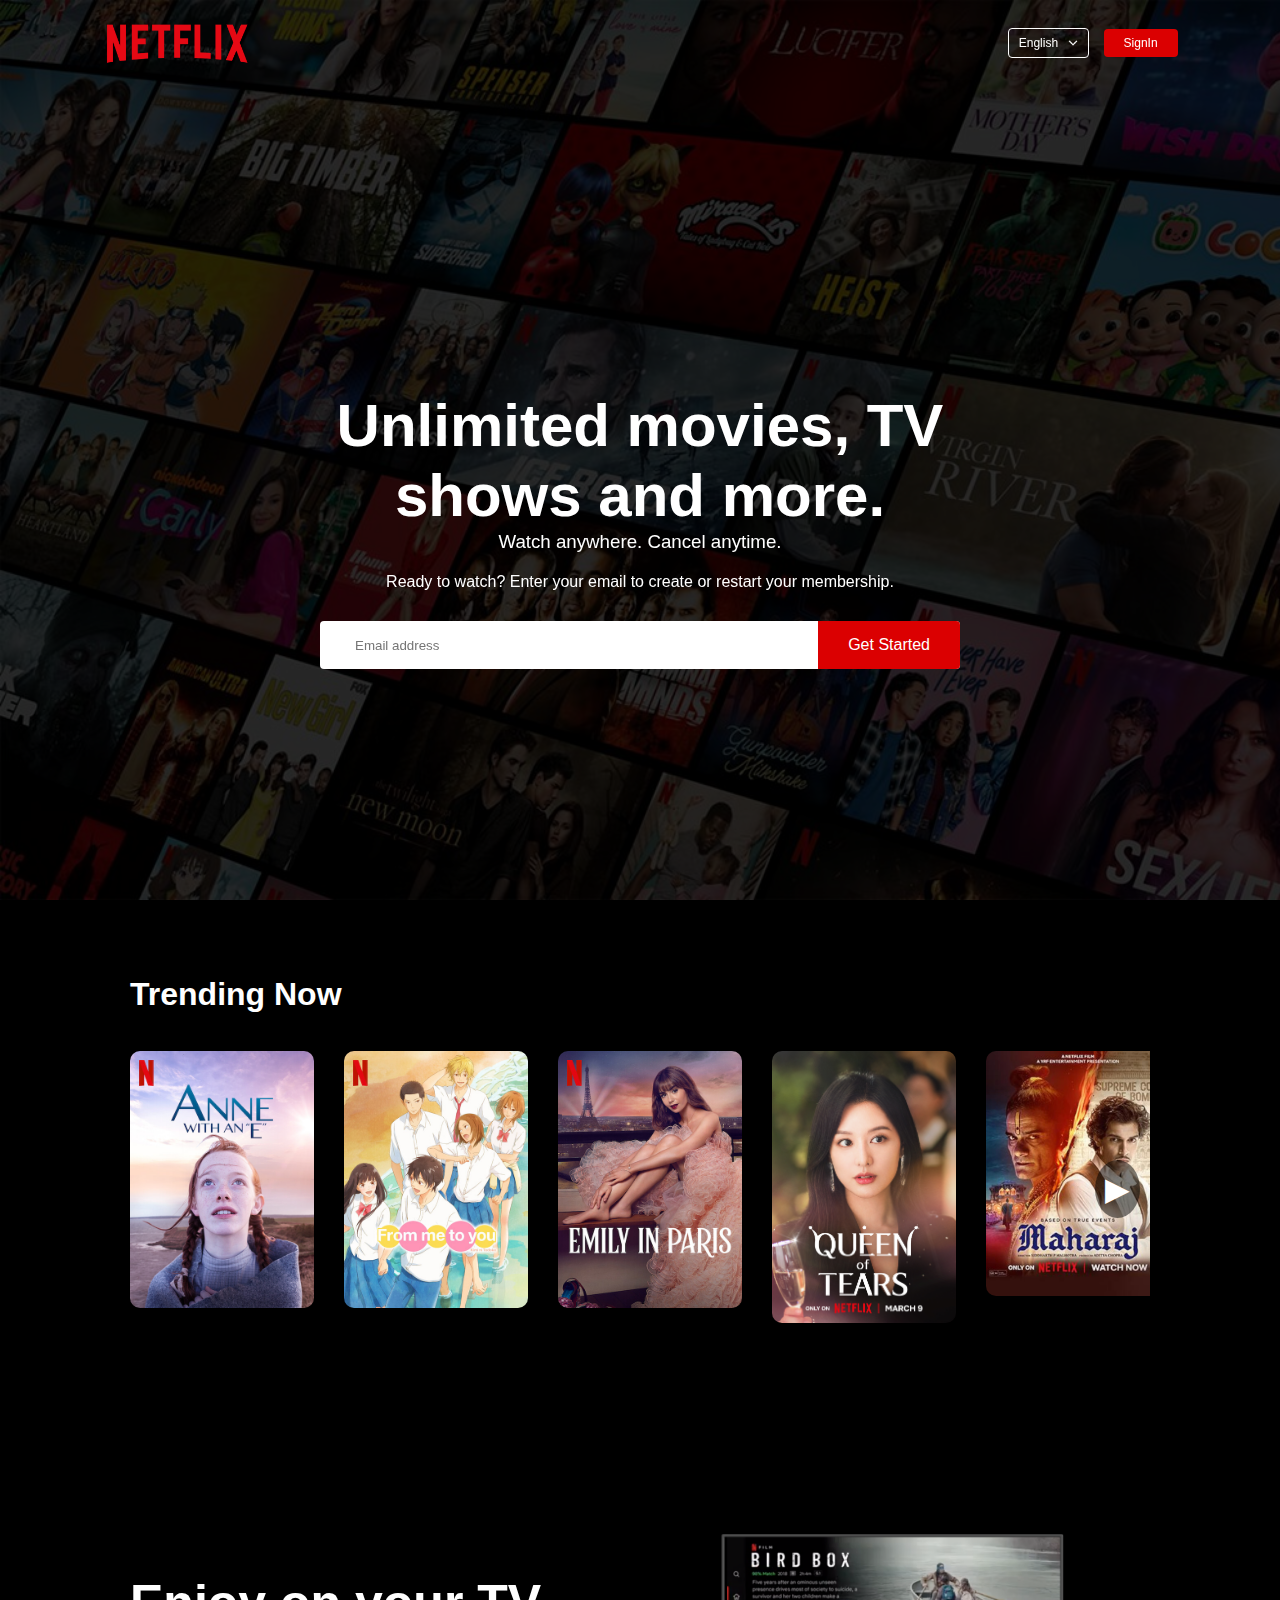
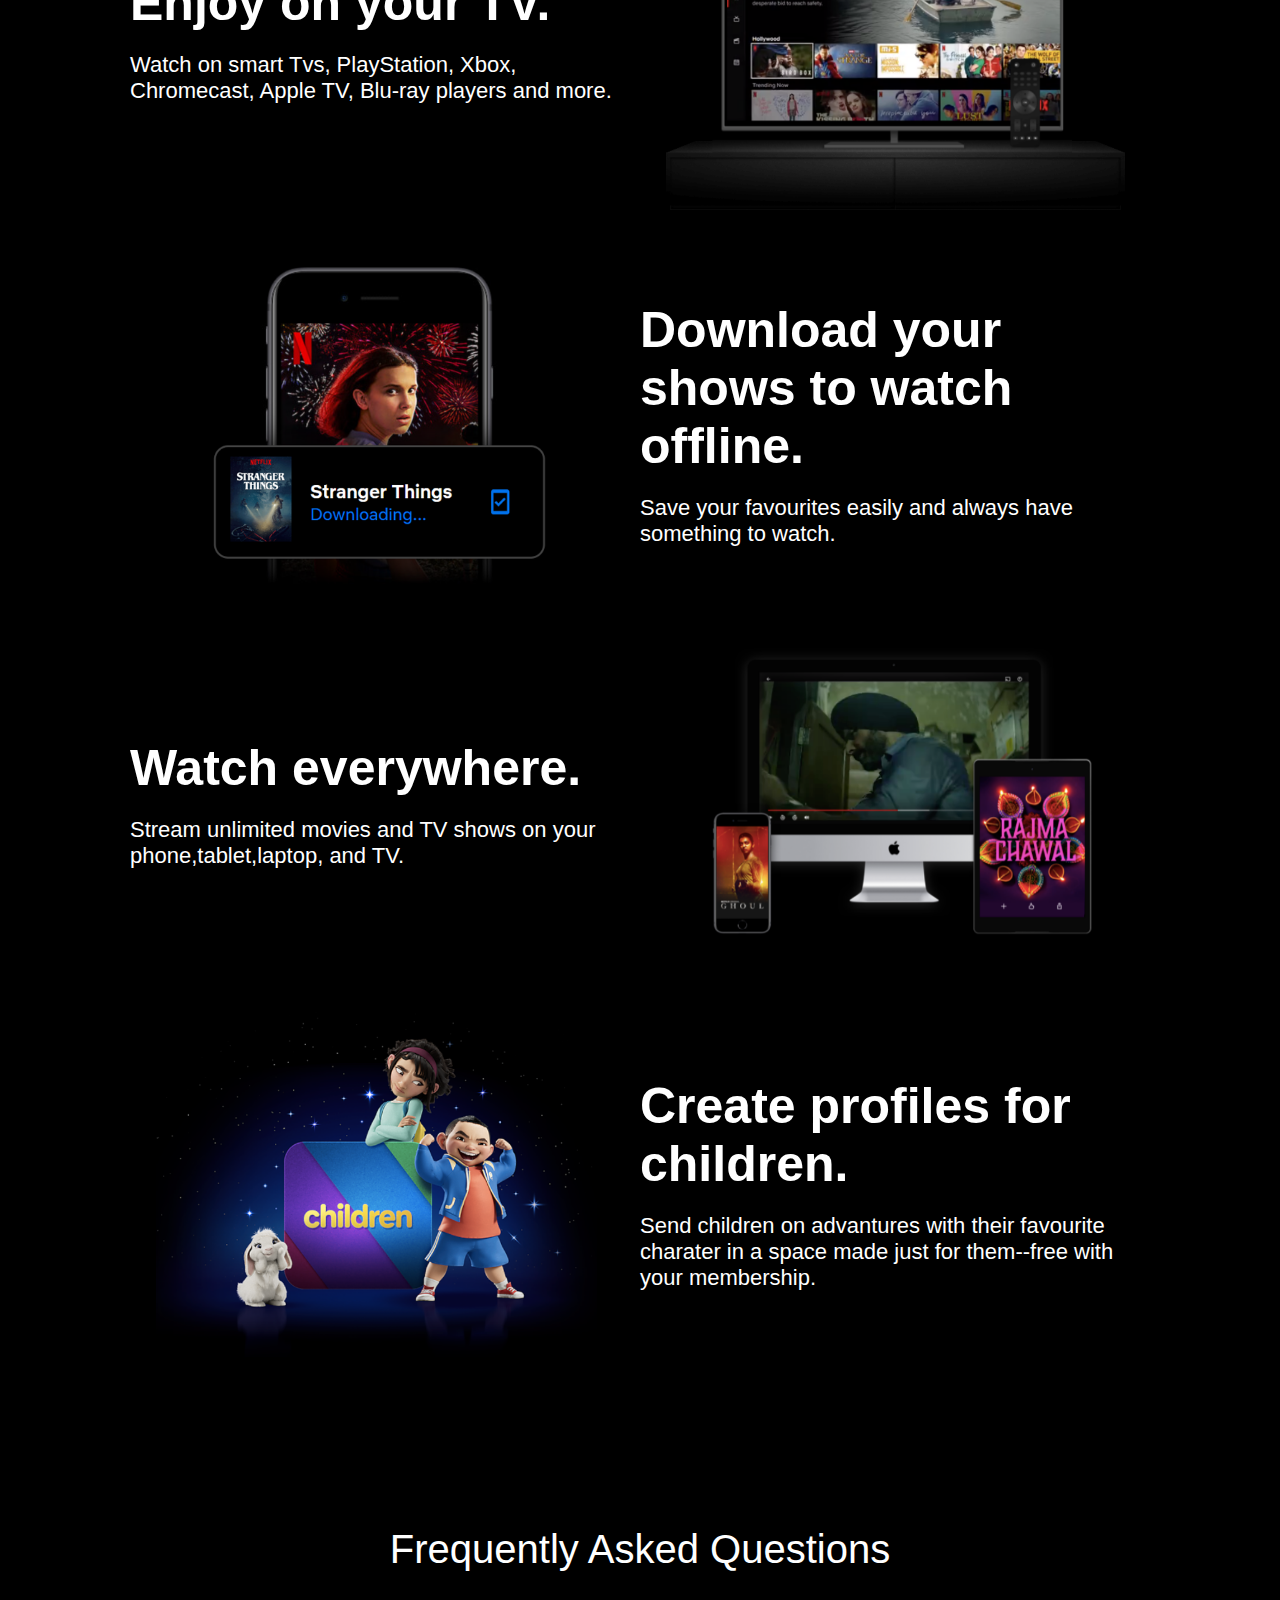
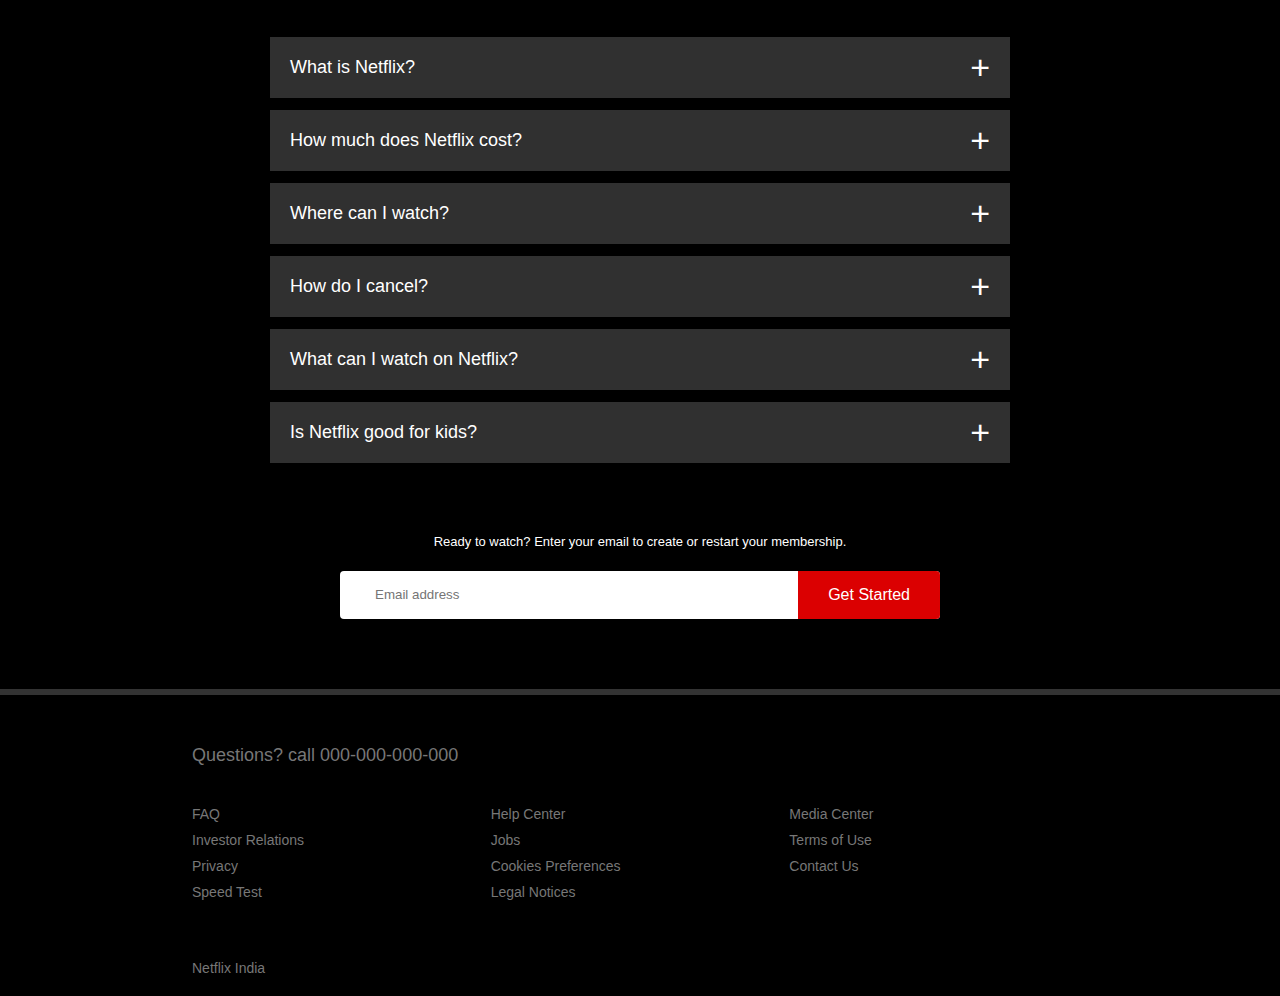
<file: index.html>
<!DOCTYPE html>
<html>
  <head>
    <meta name="viewport" content="width=device-width, initial-scale=1.0">
    <title>Netflix Website Colne</title>
    <link rel="stylesheet" href="css/style.css">
  </head>
  <body style="background-image: url(images/cover.jpg)">
  <div class="header">
    <nav>
      <img src="images/Logonetflix.png" class="logo">
      <div>
        <button class="language-btn">English <img src="images/arrow.png"></button>
        <button>SignIn</button>
        
      </div>
    </nav>
    <div class="header-content">
      <h1>Unlimited movies, TV shows and more.</h1>
      <h3>Watch anywhere. Cancel anytime.</h3>
      <p>Ready to watch? Enter your email to create or restart your membership.</p>
      <form class="email-signup">
        <input type="email" placeholder="Email address" required>
        <a href="home.html">
          <button type="button">Get Started</button>
        </a>
      </form>
      
      
    </div> 
  </div>
<br>
  
<div style="background-color: black;">

  <div class="image-scroller-container">
    <br>
    <h1 style="margin-left: 130px; margin-bottom: 20px; margin-top: 40px;">Trending Now</h1>
    <br>

    <div class="carousel">
      <div class="arrow left">&#9664;</div> <!-- Left arrow -->
      <div class="carousel-wrapper">
        <div class="carousel-item"><img src="images/awae.jpg" alt="Image 1"></div>
        <div class="carousel-item"><img src="images/knt.jpg" alt="Image 2"></div>
        <div class="carousel-item"><img src="images/eip.jpg" alt="Image 3"></div>
        <div class="carousel-item"><img src="images/qot.jpg" alt="Image 4"></div>
        <div class="carousel-item"><img src="images/maharaj.jpg" alt="Image 5"></div>
        <div class="carousel-item"><img src="images/e.jpg" alt="Image 6"></div>
        <div class="carousel-item"><img src="images/porm.jpg" alt="Image 7"></div>
        <div class="carousel-item"><img src="images/af.jpg" alt="Image 8"></div>
        <div class="carousel-item"><img src="images/knt.jpg" alt="Image 2"></div>
        <div class="carousel-item"><img src="images/awae.jpg" alt="Image 1"></div>
      </div>
      <div class="arrow right-arrow">&#9654;</div> <!-- Right arrow icon -->
    </div>
    
    
  </div>

</div>
<div class="features" style="background-color: black;">
  <div class="row">
    <div class="text-col">
      <h2>Enjoy on your TV.</h2>
      <p> Watch on smart Tvs, PlayStation, Xbox, Chromecast, Apple TV, Blu-ray players and more.</p>
    </div>
    <div class="img-col">
      <img src="images/feature-1.png">
    </div>
  </div>
  <div class="row">
    <div class="img-col">
      <img src="images/feature-2.png">
    </div>
    <div class="text-col">
      <h2>Download your shows to watch offline.</h2>
      <p> Save your favourites easily and always have something to watch.</p>
    </div>
    
  </div>
  <div class="row">
    <div class="text-col">
      <h2>Watch everywhere.</h2>
      <p> Stream unlimited movies and TV shows on your phone,tablet,laptop, and TV.</p>
    </div>
    <div class="img-col">
      <img src="images/feature-3.png">
    </div>
  </div>
  <div class="row">
    <div class="img-col">
      <img src="images/feature-4.png">
    </div>
    <div class="text-col">
      <h2>Create profiles for children.</h2>
      <p> Send children on advantures with their favourite charater in a space made just for them--free with your membership.</p>
    </div>
  </div>
</div>

<!--FAQ!-->

<div class="faq" style="background-color: black;">
  <h2>Frequently Asked Questions</h2>
  <ul class="accordion">
    <li>
      <input type="radio" name="accordion" id="first">
      <label for="first"> What is Netflix?</label>
      <div class="content">
        <p>
          Netflix is a streaming service that offers a wide variety of award-winning TV shows, movies, anime, documentaries and more – on thousands of internet-connected devices.

You can watch as much as you want, whenever you want, without a single ad – all for one low monthly price. There's always something new to discover, and new TV shows and movies are added every week!
        </p>
      </div>
    </li>

    <li>
      <input type="radio" name="accordion" id="second">
      <label for="second"> How much does Netflix cost?</label>
      <div class="content">
        <p>
          Watch Netflix on your smartphone, tablet, Smart TV, laptop, or streaming device, all for one fixed monthly fee. Plans range from ₹149 to ₹649 a month. No extra costs, no contracts.
        </p>
      </div>
    </li>

    <li>
      <input type="radio" name="accordion" id="third">
      <label for="third"> Where can I watch?</label>
      <div class="content">
        <p>
          Watch anywhere, anytime. Sign in with your Netflix account to watch instantly on the web at netflix.com from your personal computer or on any internet-connected device that offers the Netflix app, including smart TVs, smartphones, tablets, streaming media players and game consoles.

You can also download your favourite shows with the iOS or Android app. Use downloads to watch while you're on the go and without an internet connection. Take Netflix with you anywhere.
        </p>
      </div>
    </li>

    <li>
      <input type="radio" name="accordion" id="fourth">
      <label for="fourth"> How do I cancel?</label>
      <div class="content">
        <p>
          Netflix is flexible. There are no annoying contracts and no commitments. You can easily cancel your account online in two clicks. There are no cancellation fees – start or stop your account anytime.
        </p>
      </div>
    </li>

    <li>
      <input type="radio" name="accordion" id="fivth">
      <label for="fivth"> What can I watch on Netflix?</label>
      <div class="content">
        <p>
          Netflix has an extensive library of feature films, documentaries, TV shows, anime, award-winning Netflix originals, and more. Watch as much as you want, anytime you want.
        </p>
      </div>
    </li>

    <li>
      <input type="radio" name="accordion" id="sixth">
      <label for="sixth"> Is Netflix good for kids?</label>
      <div class="content">
        <p>
          The Netflix Kids experience is included in your membership to give parents control while kids enjoy family-friendly TV shows and films in their own space.

Kids profiles come with PIN-protected parental controls that let you restrict the maturity rating of content kids can watch and block specific titles you don’t want kids to see.
        </p>
      </div>
    </li>

    
  </ul>
  <small>Ready to watch? Enter your email to create or restart your membership.
  </small>
  <form class="email-signup">
    <input type="email" placeholder="Email address" required>
    <button type="submit">Get Started</button>
  </form>
</div>

<footer>
  <div class="footer" style="background-color: black;">
    <h2>Questions? call 000-000-000-000</h2>
  
    <div class="row">
      <div class="col">
        <a href="#">FAQ</a>
        <a href="#">Investor Relations</a>
        <a href="#">Privacy</a>
        <a href="#">Speed Test</a>
      </div>
  
      <div class="col">
        <a href="#">Help Center</a>
        <a href="#">Jobs</a>
        <a href="#">Cookies Preferences</a>
        <a href="#">Legal Notices</a>
      </div>
  
  
      
  
      <div class="col">
        <a href="#">Media Center</a>
        <a href="#">Terms of Use</a>
        <a href="#">Contact Us</a>
        
      </div>
    </div>
    <p class="copyright-txt">Netflix India</p>
  </div>
</footer>


<script src="js/netflixjs.js"></script>
  </body>
</html>
</file>
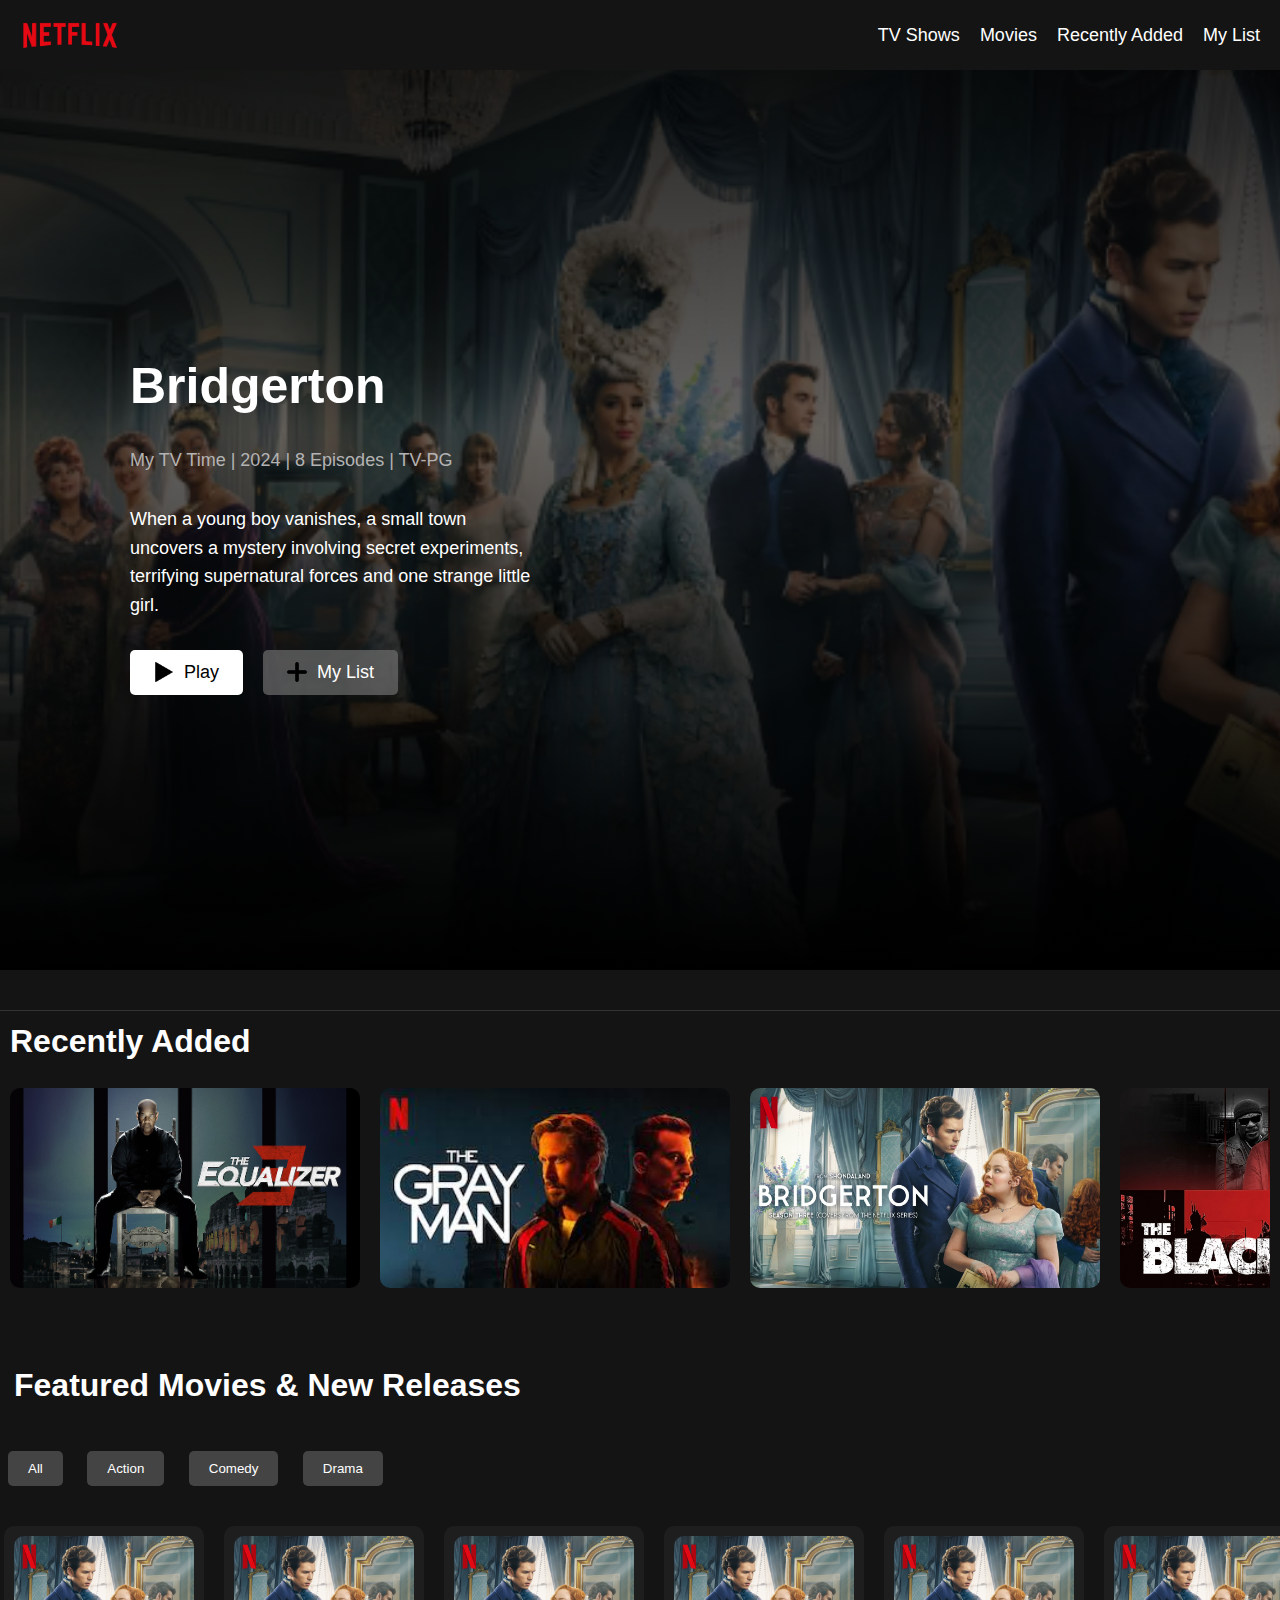
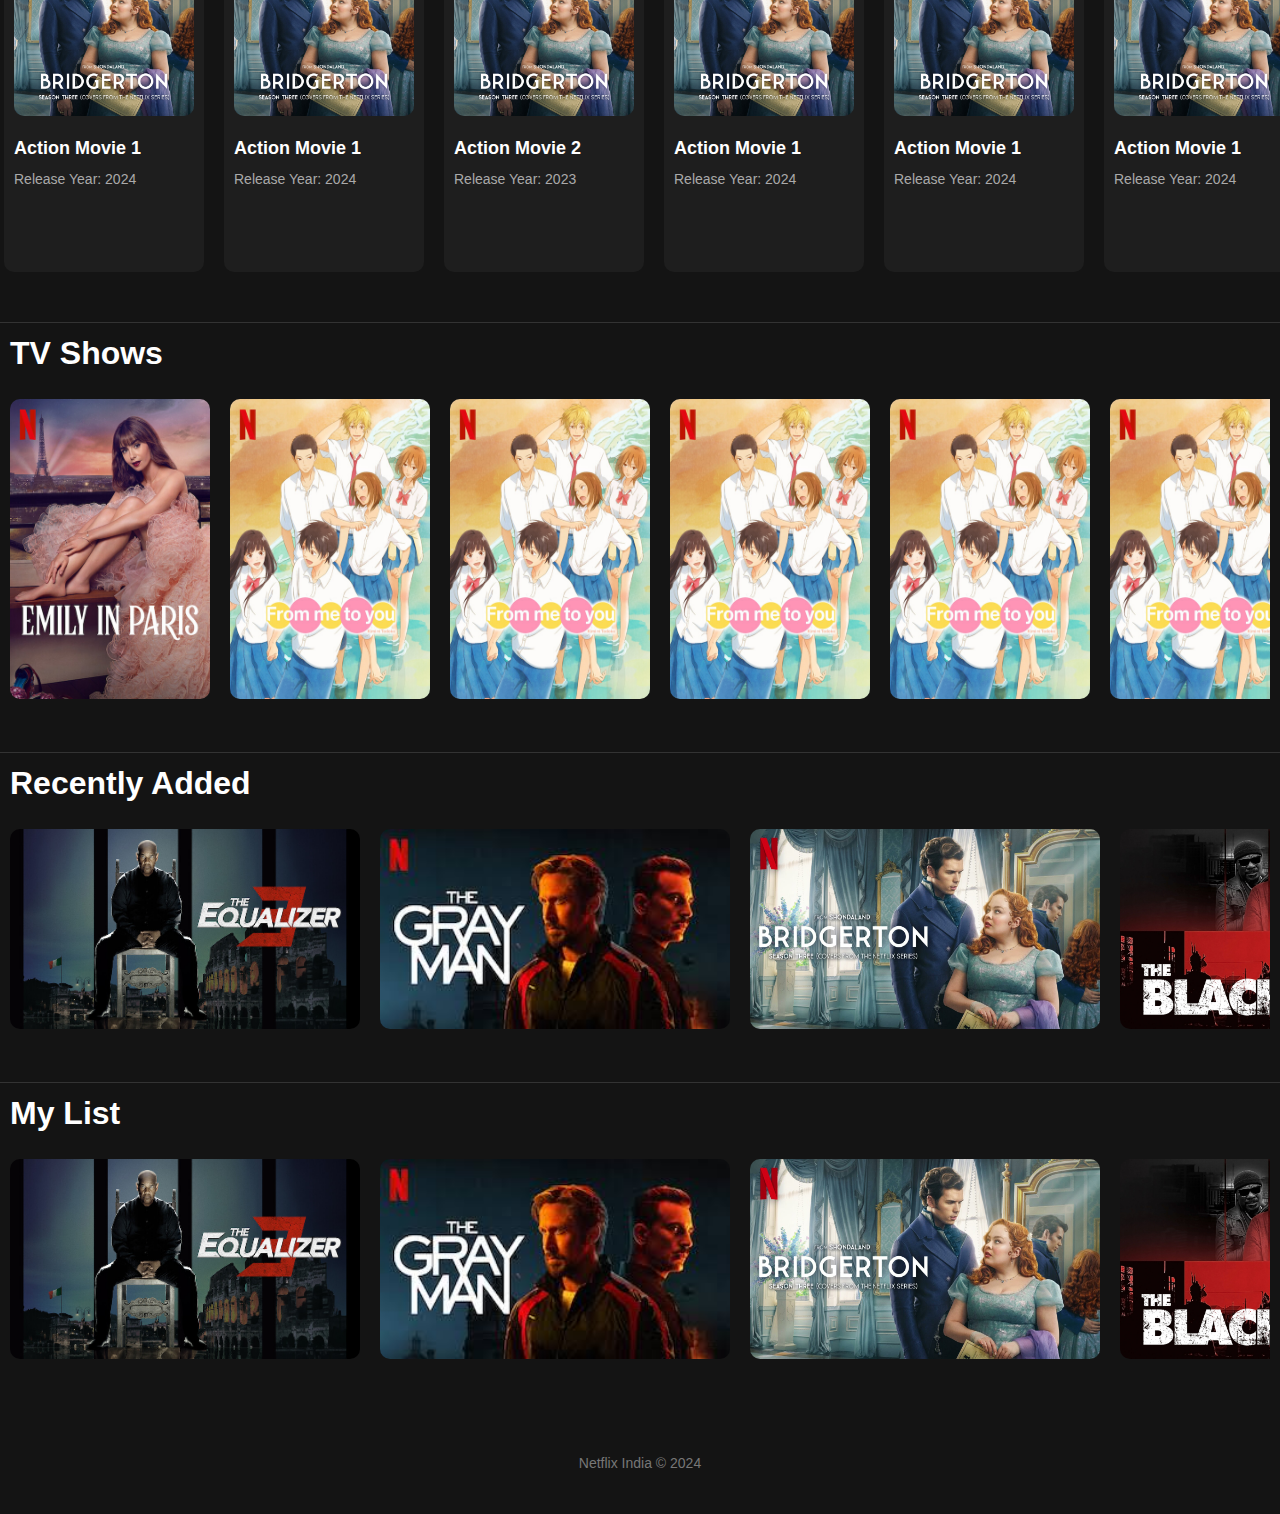
<file: home.html>
<!DOCTYPE html>
<html lang="en">
  <head>
    <meta charset="UTF-8">
    <meta name="viewport" content="width=device-width, initial-scale=1.0">
    <title>Netflix - Dashboard</title>
    <link rel="stylesheet" href="css/homestyle.css"> <!-- Link to your CSS file -->
  </head>
  <body>
    <header>
      <nav>
        <img src="images/Logonetflix.png" class="logo">
        <ul>
          <li><a href="#tv-shows">TV Shows</a></li>
          <li><a href="#movies">Movies</a></li>
          <li><a href="#recently-added">Recently Added</a></li>
          <li><a href="#my-list">My List</a></li>
        </ul>
      </nav>
    </header>

    

    <section class="hero">
      <div class="hero-overlay"></div>
      <img class="hero-image" src="images/b3.png" alt="Movie Banner" />
      
      <!-- Video Element -->
      <video id="hero-video" class="hero-video" controls>
        <source src="images/btrailer.mp4" type="video/mp4">
        Your browser does not support the video tag.
      </video>
      
      <div class="hero-content">
        <h1 class="hero-title">Bridgerton</h1>
        
        <p class="hero-description" style="color: rgb(180, 179, 179);">My TV Time | 2024 | 8 Episodes | TV-PG </p>
        <p class="hero-description">When a young boy vanishes, a small town uncovers a mystery involving secret experiments, terrifying supernatural forces and one strange little girl.</p>
        <div class="hero-buttons">
          <button class="play-btn" id="play-button">
            <img src="images/right-arrow.png" alt="Play" class="btn-icon" /> Play
          </button>
          <button class="mylist-btn">
            <img src="images/plus.png" alt="My List" class="btn-icon" /> My List
          </button>
        </div>
      </div>
    </section>


    <section id="recently-added">
      <h1 style="margin-left: -120px;">Recently Added</h1>
      <div class="carousel">
        <div class="carousel-item1">
            <img src="images/te.jpg" alt="Movie 1">
            <div class="overlay">
                <h2>Movie Title 1</h2>
                <p>Description of Movie 1</p>
            </div>
        </div>
        <!-- Repeat for other carousel items -->
    

        <div class="carousel-item1">
          <img src="images/tgm.jpeg" alt="Movie 2">
          <div class="overlay">
            <h2>Movie Title 1</h2>
            <p>Description of Movie 1</p>
          </div>
        </div>
        <div class="carousel-item1">
          <img src="images/tb1.jpg" alt="Movie 2">
          <div class="overlay">
            <h2>Movie Title 1</h2>
            <p>Description of Movie 1</p>
          </div>
        </div>
        <div class="carousel-item1">
          <img src="images/tbb.jpg" alt="Movie 2">
          <div class="overlay">
            <h2>Movie Title 1</h2>
            <p>Description of Movie 1</p>
          </div>
        </div>
        <div class="carousel-item1">
          <img src="images/n.jpg" alt="Movie 2">
          <div class="overlay">
            <h2>Movie Title 1</h2>
            <p>Description of Movie 1</p>
          </div>
        </div>
        <div class="carousel-item1">
          <img src="images/m.jpg" alt="Movie 2">
          <div class="overlay">
            <h2>Movie Title 1</h2>
            <p>Description of Movie 1</p>
          </div>
        </div>
        <div class="carousel-item1">
          <img src="images/lafs.jpg" alt="Movie 2">
          <div class="overlay">
            <h2>Movie Title 1</h2>
            <p>Description of Movie 1</p>
          </div>
        </div>
        <div class="carousel-item1">
          <img src="images/l.jpg" alt="Movie 2">
          <div class="overlay">
            <h2>Movie Title 1</h2>
            <p>Description of Movie 1</p>
          </div>
        </div>
        <div class="carousel-item1">
          <img src="images/ds.jpg" alt="Movie 2">
          <div class="overlay">
            <h2>Movie Title 1</h2>
            <p>Description of Movie 1</p>
          </div>
        </div>

        <!-- Add more items -->
      </div>
      <!-- Add content related to Recently Added here -->
    </section>

    
    


    <header>
      <h1 style="margin-left: -6px;">Featured Movies & New Releases</h1>
  </header>

   <!-- Filter buttons come first -->
   <div id="filter-container">
      <button class="filter-btn" data-genre="all">All</button>
      <button class="filter-btn" data-genre="action">Action</button>
      <button class="filter-btn" data-genre="comedy">Comedy</button>
      <button class="filter-btn" data-genre="drama">Drama</button>
  </div>

  <section id="featured-movies">
      <div class="movie-card" data-genre="action">
          <img src="images/b.jpeg" alt="Action Movie 1">
          <h2>Action Movie 1</h2>
          <p>Release Year: 2024</p>
      </div>

      <div class="movie-card" data-genre="action">
          <img src="images/b.jpeg" alt="Action Movie 2">
          <h2>Action Movie 1</h2>
          <p>Release Year: 2024</p>
      </div>

      <div class="movie-card" data-genre="action">
          <img src="images/b.jpeg" alt="Action Movie 3">
          <h2>Action Movie 2</h2>
          <p>Release Year: 2023</p>
      </div>

      <div class="movie-card" data-genre="action">
          <img src="images/b.jpeg" alt="Action Movie 3">
          <h2>Action Movie 1</h2>
          <p>Release Year: 2024</p>
      </div>

      <div class="movie-card" data-genre="action">
          <img src="images/b.jpeg" alt="Action Movie 4">
          <h2>Action Movie 1</h2>
          <p>Release Year: 2024</p>
      </div>

      <div class="movie-card" data-genre="action">
          <img src="images/b.jpeg" alt="Action Movie 5">
          <h2>Action Movie 1</h2>
          <p>Release Year: 2024</p>
      </div>

      <!--------------comedy--------------------->

      <div class="movie-card" data-genre="comedy">
          <img src="images/eip.jpg" alt="Comedy Movie 1">
          <h2>Comedy Movie 1</h2>
          <p>Release Year: 2022</p>
      </div>
      <div class="movie-card" data-genre="comedy">
          <img src="images/knt.jpg" alt="Comedy Movie 2">
          <h2>Comedy Movie 2</h2>
          <p>Release Year: 2021</p>
      </div>

      <div class="movie-card" data-genre="comedy">
        <img src="images/knt.jpg" alt="Comedy Movie 3">
        <h2>Comedy Movie 2</h2>
        <p>Release Year: 2021</p>
    </div>
    <div class="movie-card" data-genre="comedy">
      <img src="images/knt.jpg" alt="Comedy Movie 4">
      <h2>Comedy Movie 2</h2>
      <p>Release Year: 2021</p>
  </div>
  <div class="movie-card" data-genre="comedy">
    <img src="images/knt.jpg" alt="Comedy Movie 5">
    <h2>Comedy Movie 2</h2>
    <p>Release Year: 2021</p>
</div>
<div class="movie-card" data-genre="comedy">
  <img src="images/knt.jpg" alt="Comedy Movie 6">
  <h2>Comedy Movie 2</h2>
  <p>Release Year: 2021</p>
</div>

<!----------------drama----------------->
<div class="movie-card" data-genre="drama">
  <img src="images/knt.jpg" alt="Drama 1">
  <h2>Comedy Movie 2</h2>
  <p>Release Year: 2021</p>
</div>

<div class="movie-card" data-genre="drama">
  <img src="images/knt.jpg" alt="Drama 2">
  <h2>Comedy Movie 2</h2>
  <p>Release Year: 2021</p>
</div>
<div class="movie-card" data-genre="drama">
  <img src="images/knt.jpg" alt="Drama 3">
  <h2>Comedy Movie 2</h2>
  <p>Release Year: 2021</p>
</div>
<div class="movie-card" data-genre="drama">
  <img src="images/knt.jpg" alt="Drama 4">
  <h2>Comedy Movie 2</h2>
  <p>Release Year: 2021</p>
</div>
<div class="movie-card" data-genre="drama">
  <img src="images/knt.jpg" alt="Drama 5">
  <h2>Comedy Movie 2</h2>
  <p>Release Year: 2021</p>
</div>
<div class="movie-card" data-genre="drama">
  <img src="images/knt.jpg" alt="Drama 6">
  <h2>Comedy Movie 2</h2>
  <p>Release Year: 2021</p>
</div>
      <!-- Add more cards as needed -->
  </section>


    

    <section id="tv-shows">
      <h1 style="margin-left: -120px;">TV Shows</h1>

      
        <div class="carousel">
          <div class="carousel-item">
            <img src="images/eip.jpg" alt="Movie 1">
          </div>
          <div class="carousel-item">
            <img src="images/knt.jpg" alt="Movie 2">
          </div>
          <div class="carousel-item">
            <img src="images/knt.jpg" alt="Movie 2">
          </div>
          <div class="carousel-item">
            <img src="images/knt.jpg" alt="Movie 2">
          </div>
          <div class="carousel-item">
            <img src="images/knt.jpg" alt="Movie 2">
          </div>
          <div class="carousel-item">
            <img src="images/knt.jpg" alt="Movie 2">
          </div>
          <div class="carousel-item">
            <img src="images/knt.jpg" alt="Movie 2">
          </div>
          <div class="carousel-item">
            <img src="images/knt.jpg" alt="Movie 2">
          </div>
          <div class="carousel-item">
            <img src="images/knt.jpg" alt="Movie 2">
          </div>

          <!-- Add more items -->
        </div>
    </section>
      
      <!-- Add content related to TV Shows here -->
    

    

    <section id="recently-added">
      <h1 style="margin-left: -120px;">Recently Added</h1>
      <div class="carousel">
        <div class="carousel-item1">
          <img src="images/te.jpg" alt="Movie 1">
        </div>
        <div class="carousel-item1">
          <img src="images/tgm.jpeg" alt="Movie 2">
        </div>
        <div class="carousel-item1">
          <img src="images/tb1.jpg" alt="Movie 2">
        </div>
        <div class="carousel-item1">
          <img src="images/tbb.jpg" alt="Movie 2">
        </div>
        <div class="carousel-item1">
          <img src="images/n.jpg" alt="Movie 2">
        </div>
        <div class="carousel-item1">
          <img src="images/m.jpg" alt="Movie 2">
        </div>
        <div class="carousel-item1">
          <img src="images/lafs.jpg" alt="Movie 2">
        </div>
        <div class="carousel-item1">
          <img src="images/l.jpg" alt="Movie 2">
        </div>
        <div class="carousel-item1">
          <img src="images/ds.jpg" alt="Movie 2">
        </div>

        <!-- Add more items -->
      </div>
      <!-- Add content related to Recently Added here -->
    </section>

    <section id="my-list">
      <h1 style="margin-left: -120px;">My List</h1>
      <div class="carousel">
        <div class="carousel-item1">
          <img src="images/te.jpg" alt="Movie 1">
        </div>
        <div class="carousel-item1">
          <img src="images/tgm.jpeg" alt="Movie 2">
        </div>
        <div class="carousel-item1">
          <img src="images/tb1.jpg" alt="Movie 2">
        </div>
        <div class="carousel-item1">
          <img src="images/tbb.jpg" alt="Movie 2">
        </div>
        <div class="carousel-item1">
          <img src="images/n.jpg" alt="Movie 2">
        </div>
        <div class="carousel-item1">
          <img src="images/m.jpg" alt="Movie 2">
        </div>
        <div class="carousel-item1">
          <img src="images/lafs.jpg" alt="Movie 2">
        </div>
        <div class="carousel-item1">
          <img src="images/l.jpg" alt="Movie 2">
        </div>
        <div class="carousel-item1">
          <img src="images/ds.jpg" alt="Movie 2">
        </div>

        <!-- Add more items -->
      </div>
      <!-- Add content related to My List here -->
    </section>

    <footer>
      <p>Netflix India &copy; 2024</p>
    </footer>

    <script src="js/homejs"></script>
  </body>
</html>
</file>
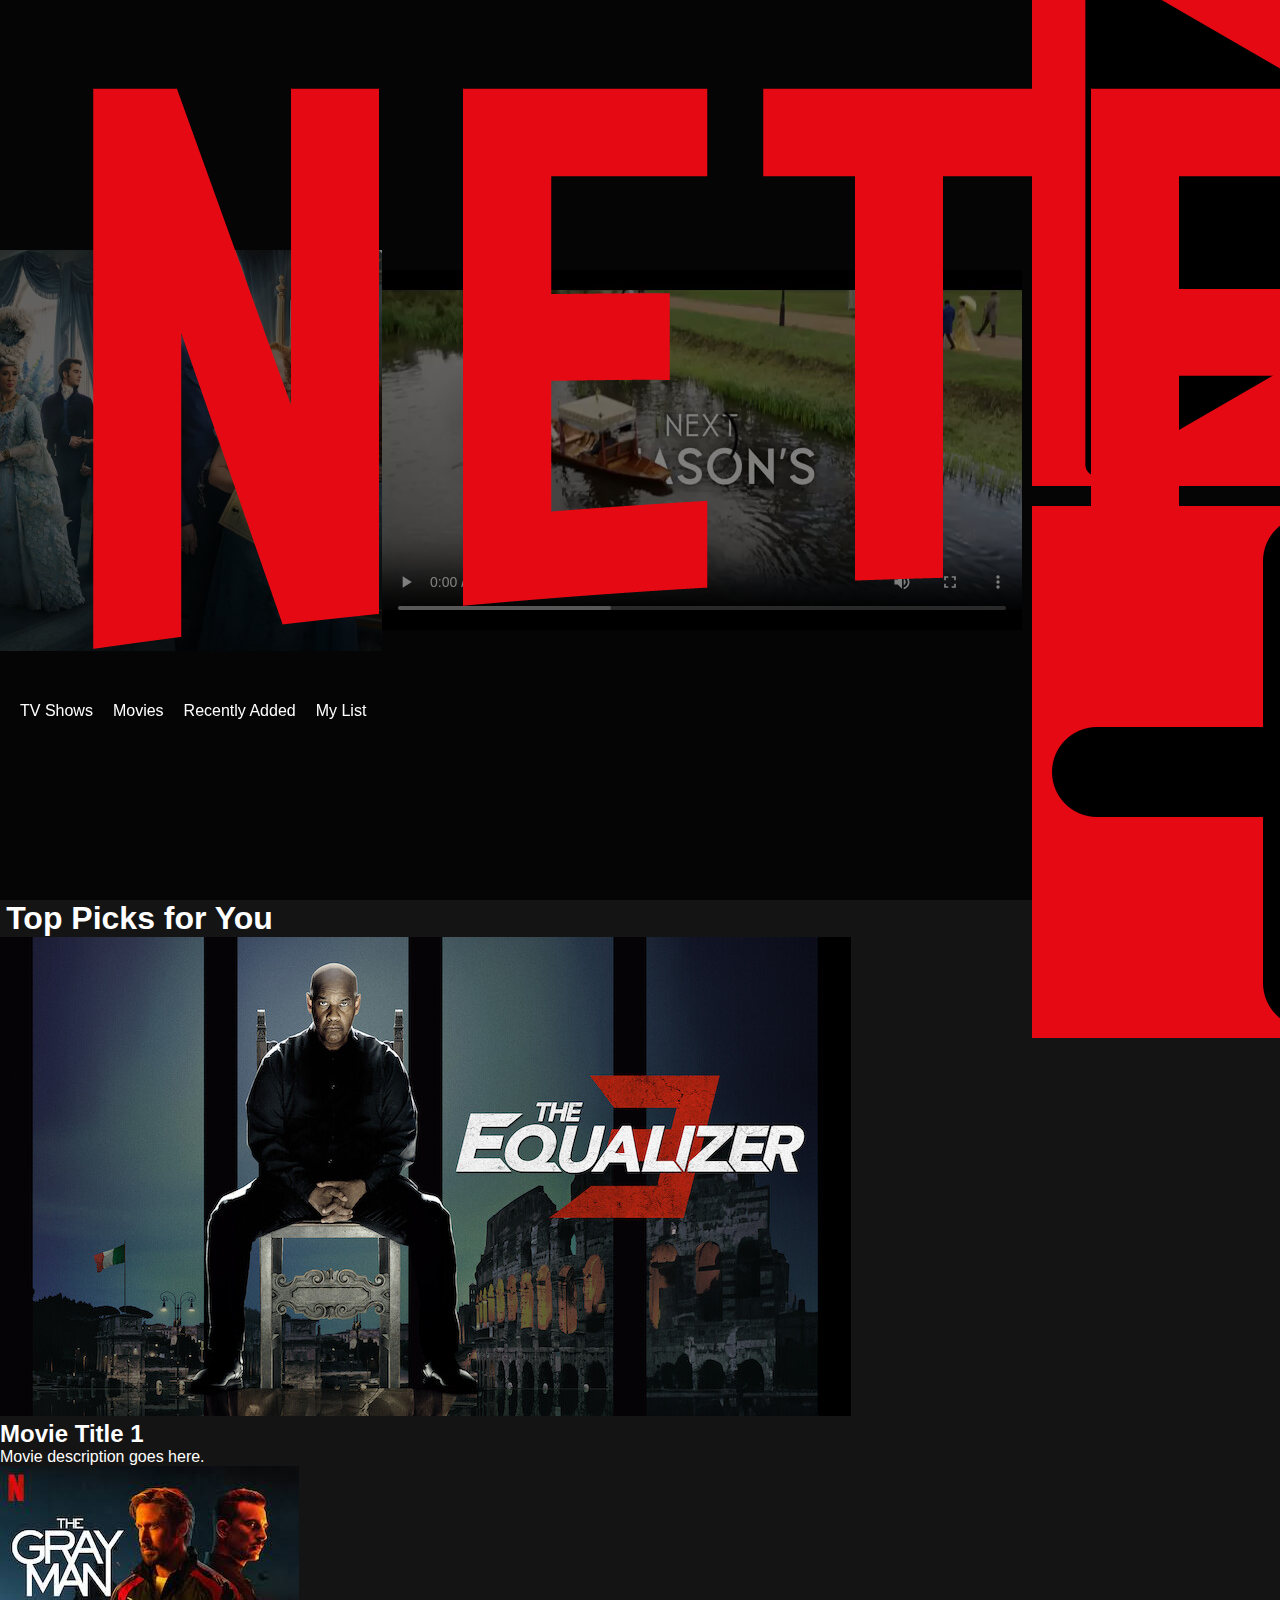
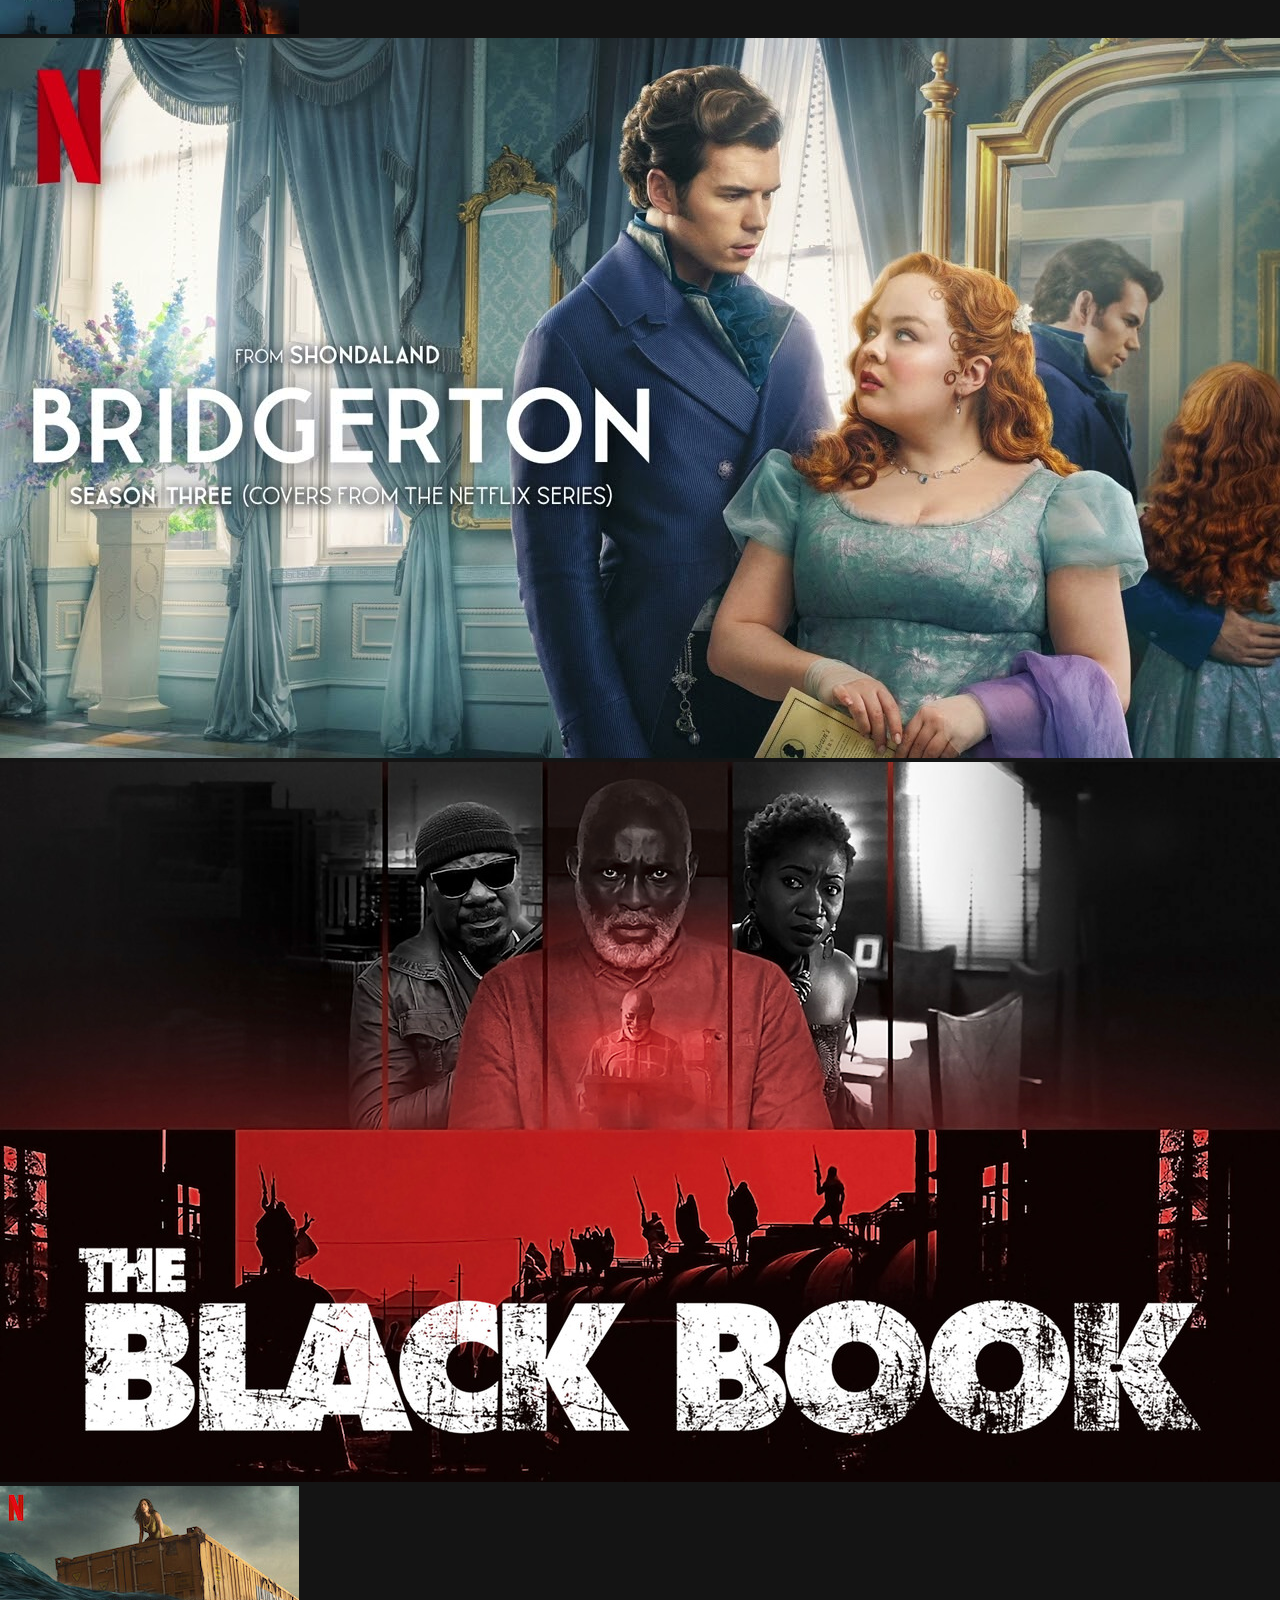
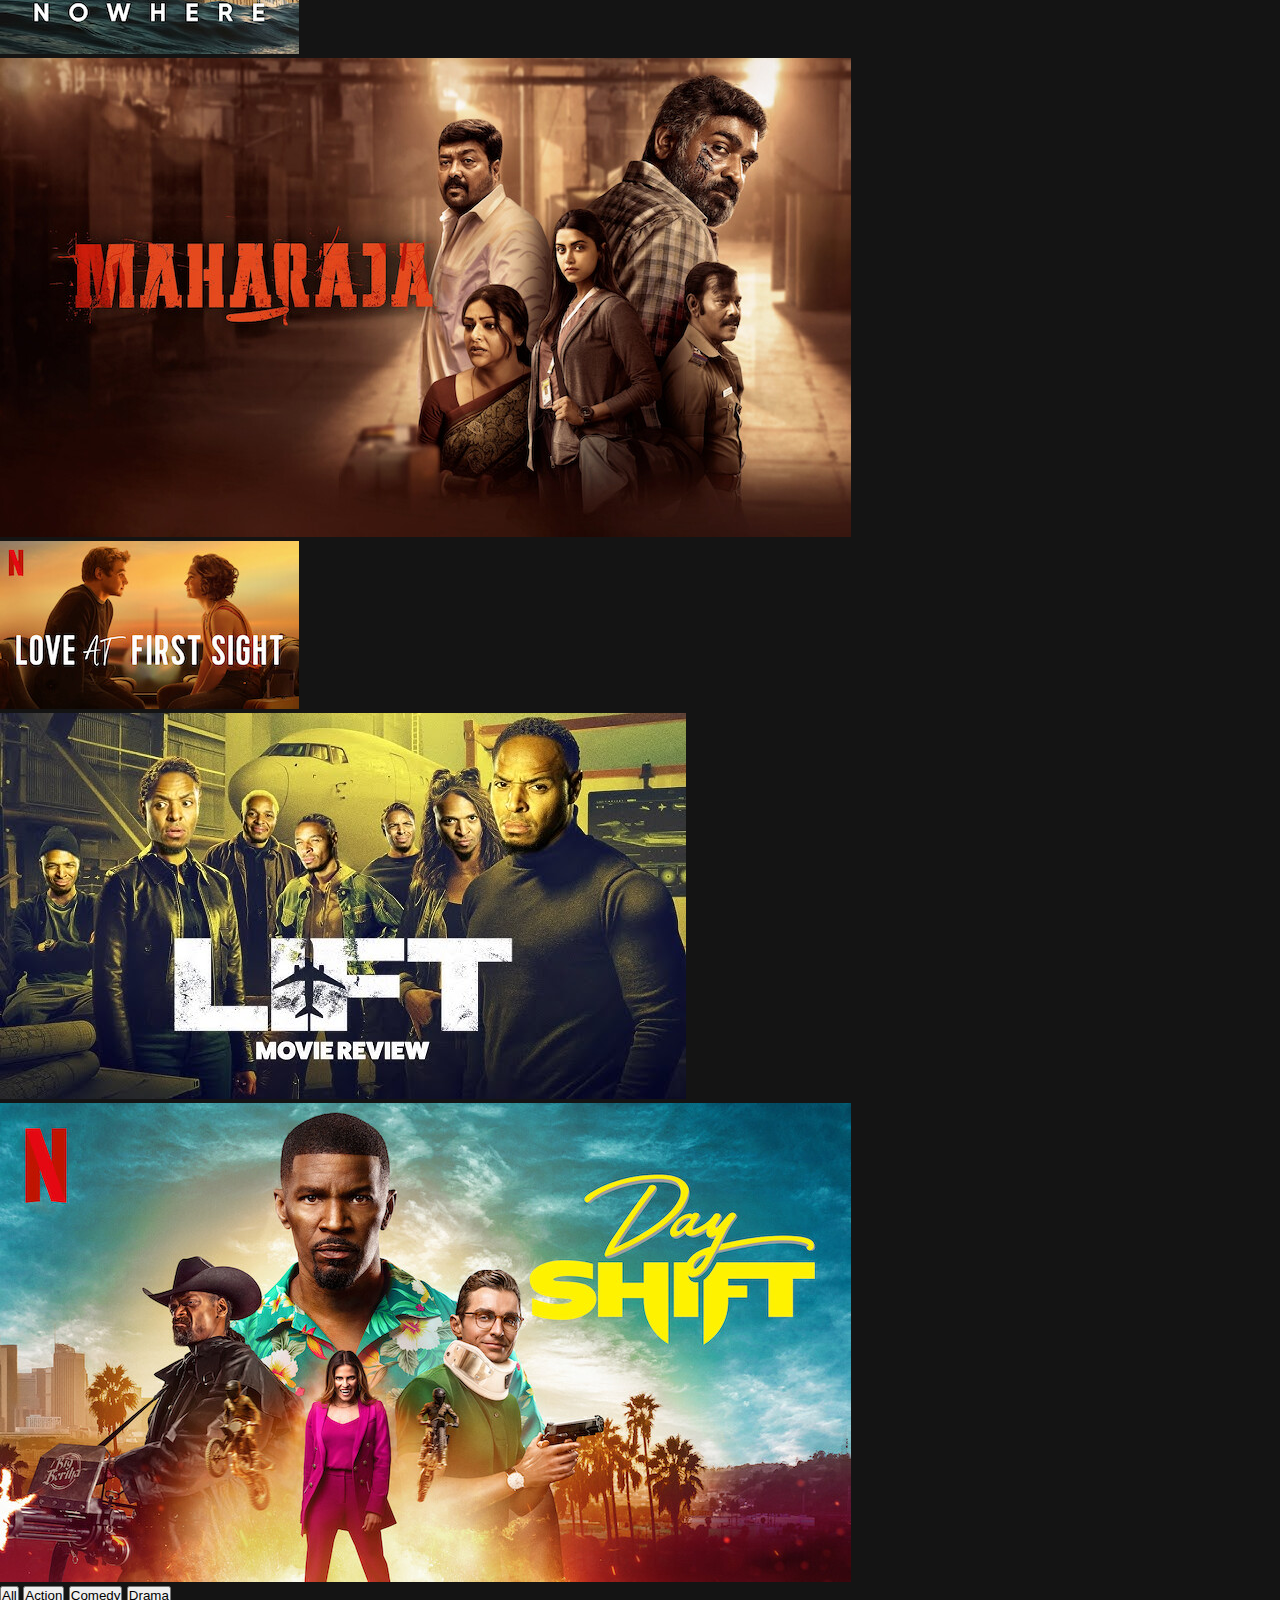
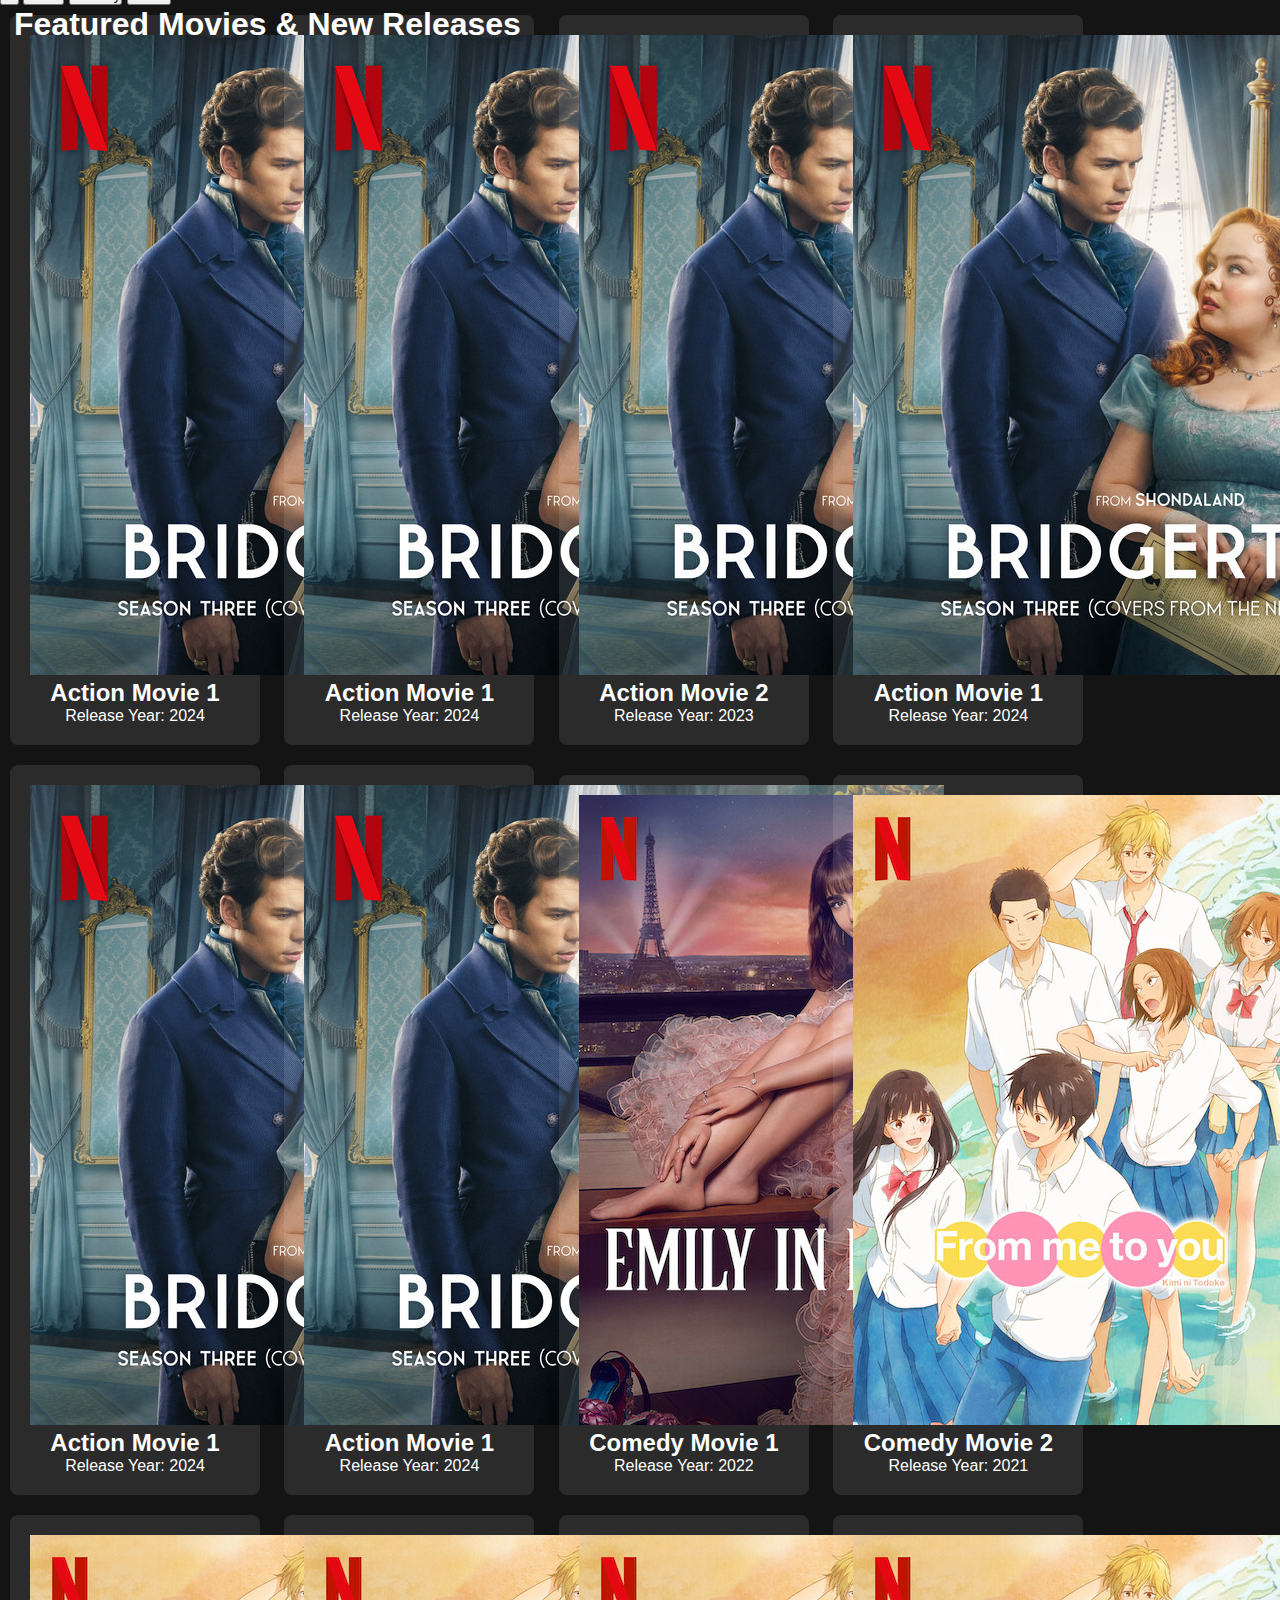
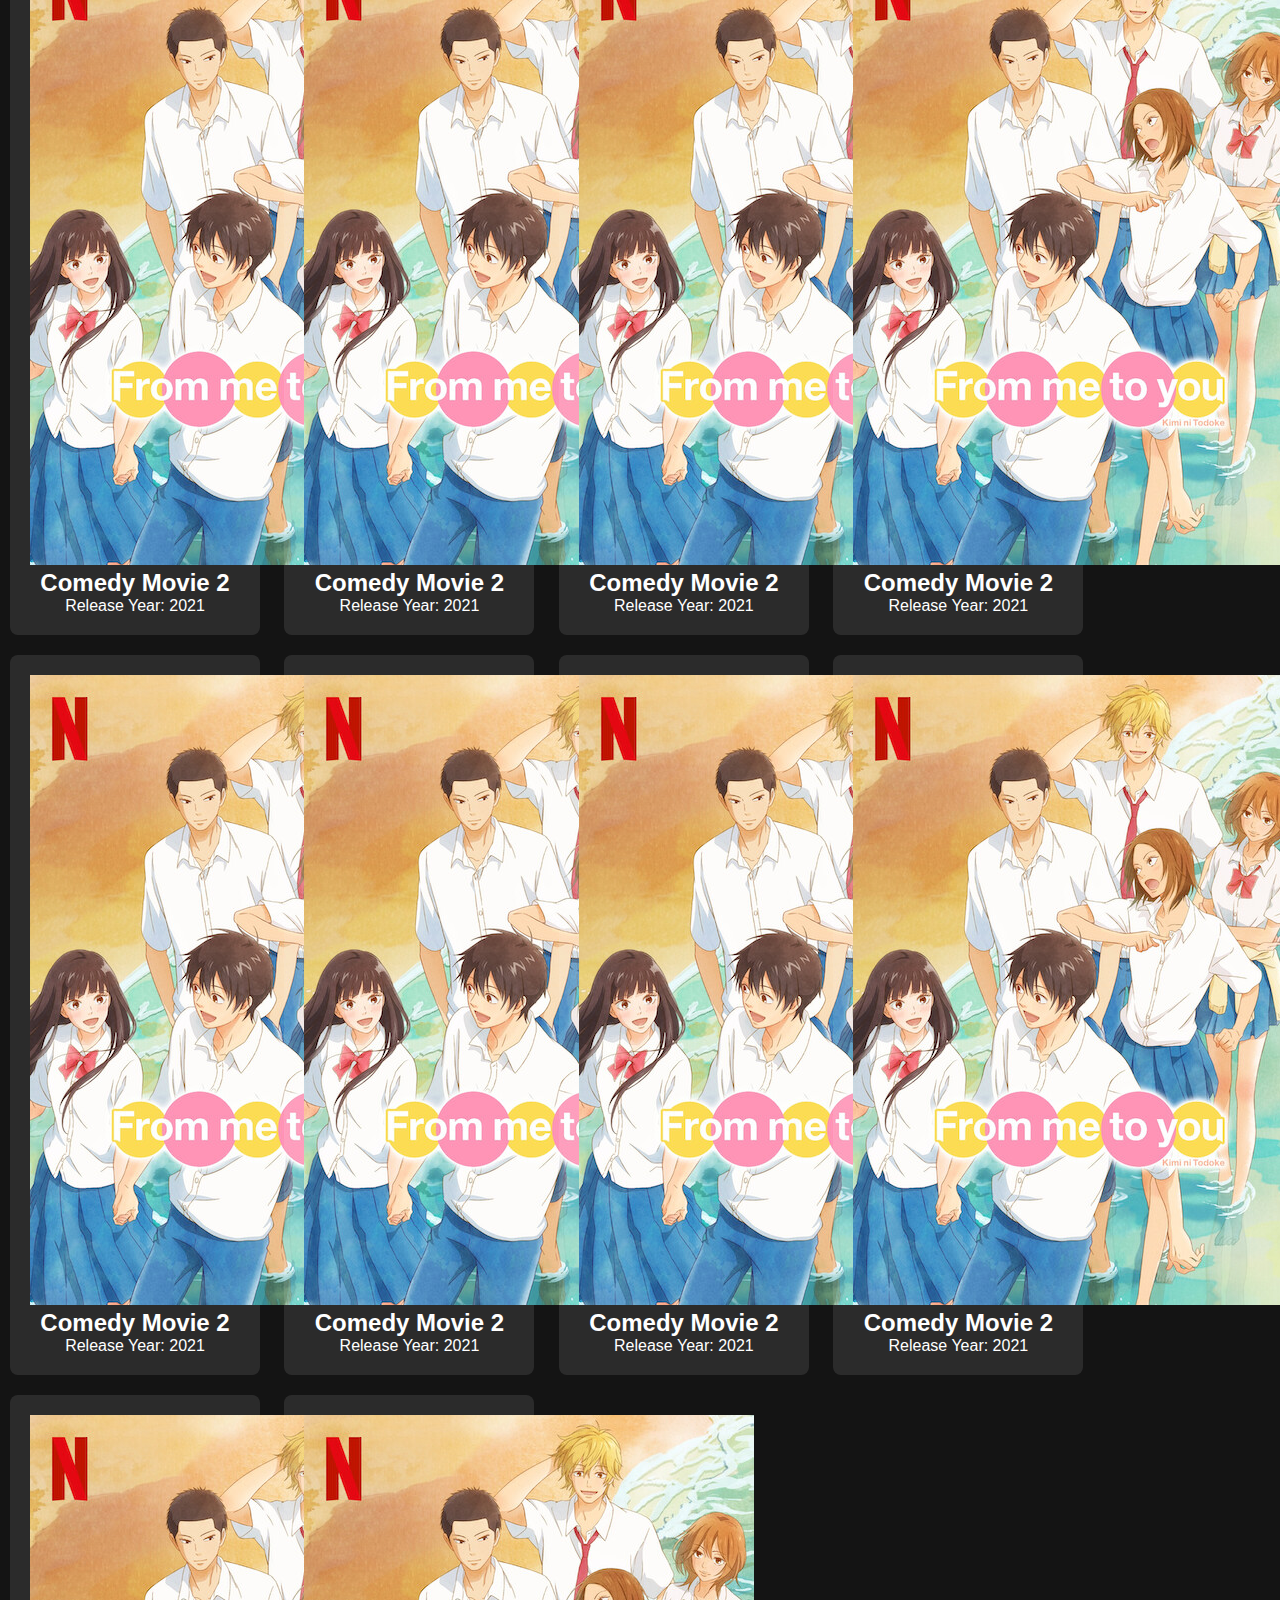
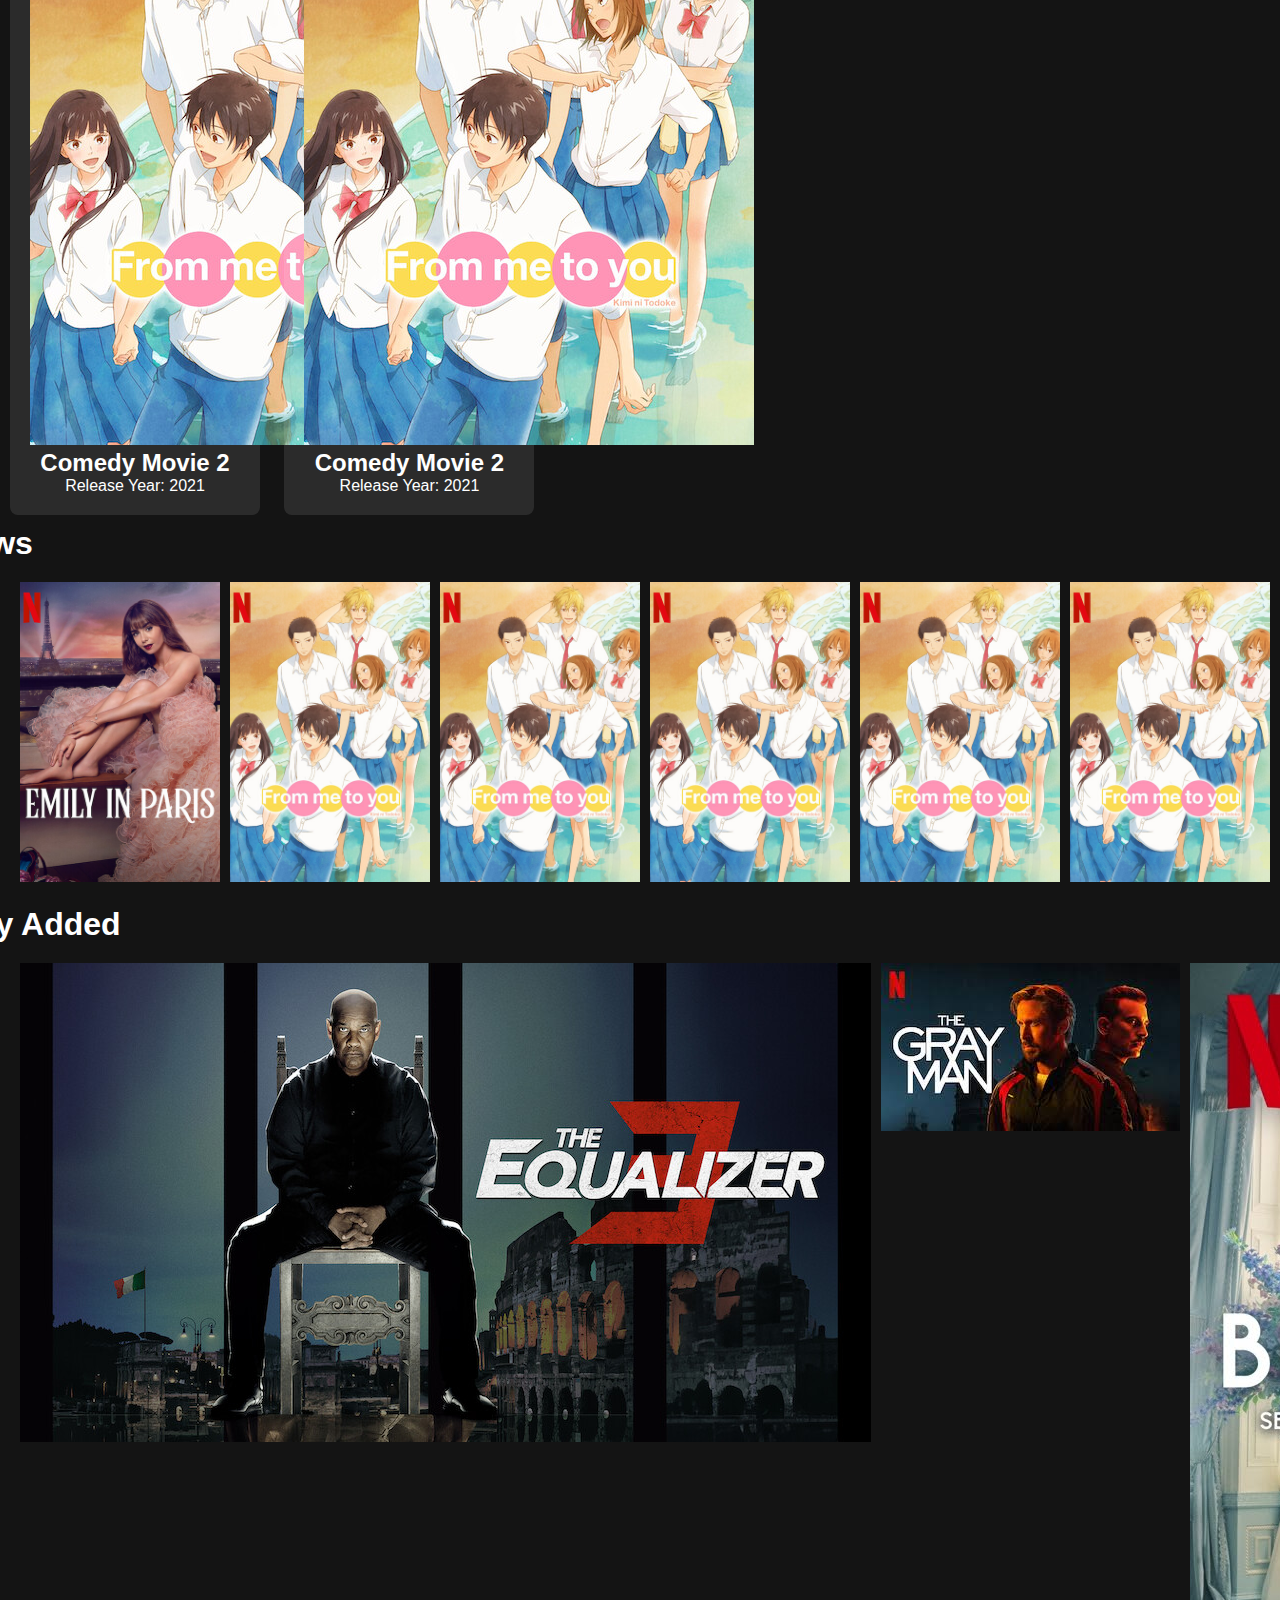
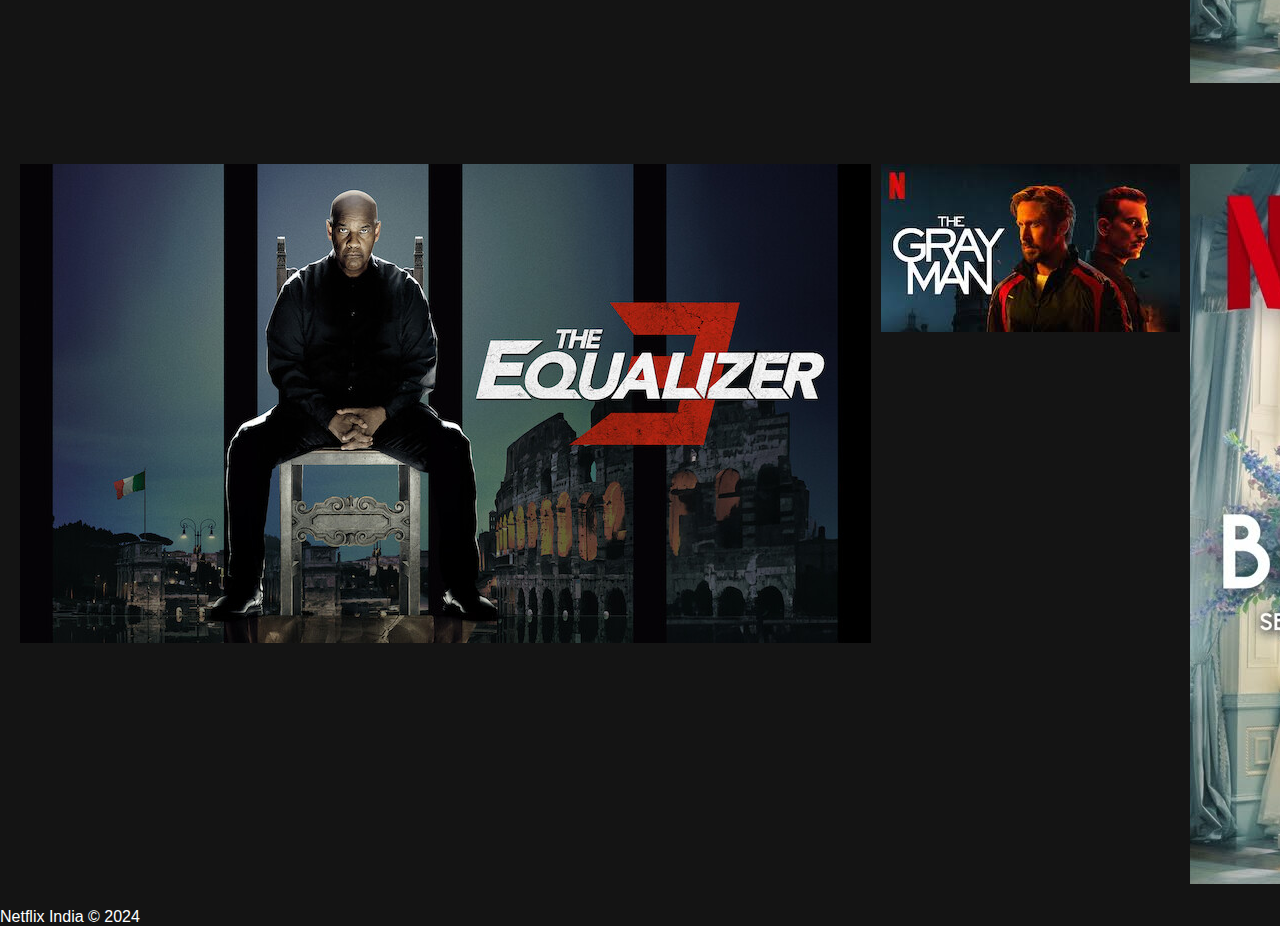
<file: trash.html>
<!DOCTYPE html>
<html lang="en">
  <head>
    <meta charset="UTF-8">
    <meta name="viewport" content="width=device-width, initial-scale=1.0">
    <title>Netflix - Dashboard</title>
    <link rel="stylesheet" href="trashcss.css"> <!-- Link to your CSS file -->
  </head>
  <body>
    <header>
      <nav>
        <img src="images/Logonetflix.png" class="logo">
        <ul>
          <li><a href="#tv-shows">TV Shows</a></li>
          <li><a href="#movies">Movies</a></li>
          <li><a href="#recently-added">Recently Added</a></li>
          <li><a href="#my-list">My List</a></li>
        </ul>
      </nav>
    </header>

    

    <section class="hero">
      <div class="hero-overlay"></div>
      <img class="hero-image" src="images/b3.png" alt="Movie Banner" />
      
      <!-- Video Element -->
      <video id="hero-video" class="hero-video" controls>
        <source src="images/btrailer.mp4" type="video/mp4">
        Your browser does not support the video tag.
      </video>
      
      <div class="hero-content">
        <h1 class="hero-title">Bridgerton</h1>
        
        <p class="hero-description" style="color: rgb(180, 179, 179);">My TV Time | 2024 | 8 Episodes | TV-PG </p>
        <p class="hero-description">When a young boy vanishes, a small town uncovers a mystery involving secret experiments, terrifying supernatural forces and one strange little girl.</p>
        <div class="hero-buttons">
          <button class="play-btn" id="play-button">
            <img src="images/right-arrow.png" alt="Play" class="btn-icon" /> Play
          </button>
          <button class="mylist-btn">
            <img src="images/plus.png" alt="My List" class="btn-icon" /> My List
          </button>
        </div>
      </div>
    </section>

    <section id="movies">
      <h1 style="margin-left: -120px;">Today's Top Picks for You</h1>
      <div class="carousel-top-picks">
        <div class="carousel-items">
          <img src="images/te.jpg" alt="Movie 1">
          <div class="overlay">
            <h2>Movie Title 1</h2>
            <p>Movie description goes here.</p>
          </div>
        </div>
        <div class="carousel-item1">
          <img src="images/tgm.jpeg" alt="Movie 2">
        </div>
        <div class="carousel-item1">
          <img src="images/tb1.jpg" alt="Movie 2">
        </div>
        <div class="carousel-item1">
          <img src="images/tbb.jpg" alt="Movie 2">
        </div>
        <div class="carousel-item1">
          <img src="images/n.jpg" alt="Movie 2">
        </div>
        <div class="carousel-item1">
          <img src="images/m.jpg" alt="Movie 2">
        </div>
        <div class="carousel-item1">
          <img src="images/lafs.jpg" alt="Movie 2">
        </div>
        <div class="carousel-item1">
          <img src="images/l.jpg" alt="Movie 2">
        </div>
        <div class="carousel-item1">
          <img src="images/ds.jpg" alt="Movie 2">
        </div>

        <!-- Add more items -->
      </div>
      <!-- Add content related to Movies here -->
    </section>
    


    <header>
      <h1 style="margin-left: -6px;">Featured Movies & New Releases</h1>
  </header>

   <!-- Filter buttons come first -->
   <div id="filter-container">
      <button class="filter-btn" data-genre="all">All</button>
      <button class="filter-btn" data-genre="action">Action</button>
      <button class="filter-btn" data-genre="comedy">Comedy</button>
      <button class="filter-btn" data-genre="drama">Drama</button>
  </div>

  <section id="featured-movies">
      <div class="movie-card" data-genre="action">
          <img src="images/b.jpeg" alt="Action Movie 1">
          <h2>Action Movie 1</h2>
          <p>Release Year: 2024</p>
      </div>

      <div class="movie-card" data-genre="action">
          <img src="images/b.jpeg" alt="Action Movie 2">
          <h2>Action Movie 1</h2>
          <p>Release Year: 2024</p>
      </div>

      <div class="movie-card" data-genre="action">
          <img src="images/b.jpeg" alt="Action Movie 3">
          <h2>Action Movie 2</h2>
          <p>Release Year: 2023</p>
      </div>

      <div class="movie-card" data-genre="action">
          <img src="images/b.jpeg" alt="Action Movie 3">
          <h2>Action Movie 1</h2>
          <p>Release Year: 2024</p>
      </div>

      <div class="movie-card" data-genre="action">
          <img src="images/b.jpeg" alt="Action Movie 4">
          <h2>Action Movie 1</h2>
          <p>Release Year: 2024</p>
      </div>

      <div class="movie-card" data-genre="action">
          <img src="images/b.jpeg" alt="Action Movie 5">
          <h2>Action Movie 1</h2>
          <p>Release Year: 2024</p>
      </div>

      <!--------------comedy--------------------->

      <div class="movie-card" data-genre="comedy">
          <img src="images/eip.jpg" alt="Comedy Movie 1">
          <h2>Comedy Movie 1</h2>
          <p>Release Year: 2022</p>
      </div>
      <div class="movie-card" data-genre="comedy">
          <img src="images/knt.jpg" alt="Comedy Movie 2">
          <h2>Comedy Movie 2</h2>
          <p>Release Year: 2021</p>
      </div>

      <div class="movie-card" data-genre="comedy">
        <img src="images/knt.jpg" alt="Comedy Movie 3">
        <h2>Comedy Movie 2</h2>
        <p>Release Year: 2021</p>
    </div>
    <div class="movie-card" data-genre="comedy">
      <img src="images/knt.jpg" alt="Comedy Movie 4">
      <h2>Comedy Movie 2</h2>
      <p>Release Year: 2021</p>
  </div>
  <div class="movie-card" data-genre="comedy">
    <img src="images/knt.jpg" alt="Comedy Movie 5">
    <h2>Comedy Movie 2</h2>
    <p>Release Year: 2021</p>
</div>
<div class="movie-card" data-genre="comedy">
  <img src="images/knt.jpg" alt="Comedy Movie 6">
  <h2>Comedy Movie 2</h2>
  <p>Release Year: 2021</p>
</div>

<!----------------drama----------------->
<div class="movie-card" data-genre="drama">
  <img src="images/knt.jpg" alt="Drama 1">
  <h2>Comedy Movie 2</h2>
  <p>Release Year: 2021</p>
</div>

<div class="movie-card" data-genre="drama">
  <img src="images/knt.jpg" alt="Drama 2">
  <h2>Comedy Movie 2</h2>
  <p>Release Year: 2021</p>
</div>
<div class="movie-card" data-genre="drama">
  <img src="images/knt.jpg" alt="Drama 3">
  <h2>Comedy Movie 2</h2>
  <p>Release Year: 2021</p>
</div>
<div class="movie-card" data-genre="drama">
  <img src="images/knt.jpg" alt="Drama 4">
  <h2>Comedy Movie 2</h2>
  <p>Release Year: 2021</p>
</div>
<div class="movie-card" data-genre="drama">
  <img src="images/knt.jpg" alt="Drama 5">
  <h2>Comedy Movie 2</h2>
  <p>Release Year: 2021</p>
</div>
<div class="movie-card" data-genre="drama">
  <img src="images/knt.jpg" alt="Drama 6">
  <h2>Comedy Movie 2</h2>
  <p>Release Year: 2021</p>
</div>
      <!-- Add more cards as needed -->
  </section>


    

    <section id="tv-shows">
      <h1 style="margin-left: -120px;">TV Shows</h1>

      
        <div class="carousel">
          <div class="carousel-item">
            <img src="images/eip.jpg" alt="Movie 1">
          </div>
          <div class="carousel-item">
            <img src="images/knt.jpg" alt="Movie 2">
          </div>
          <div class="carousel-item">
            <img src="images/knt.jpg" alt="Movie 2">
          </div>
          <div class="carousel-item">
            <img src="images/knt.jpg" alt="Movie 2">
          </div>
          <div class="carousel-item">
            <img src="images/knt.jpg" alt="Movie 2">
          </div>
          <div class="carousel-item">
            <img src="images/knt.jpg" alt="Movie 2">
          </div>
          <div class="carousel-item">
            <img src="images/knt.jpg" alt="Movie 2">
          </div>
          <div class="carousel-item">
            <img src="images/knt.jpg" alt="Movie 2">
          </div>
          <div class="carousel-item">
            <img src="images/knt.jpg" alt="Movie 2">
          </div>

          <!-- Add more items -->
        </div>
    </section>
      
      <!-- Add content related to TV Shows here -->
    

    

    <section id="recently-added">
      <h1 style="margin-left: -120px;">Recently Added</h1>
      <div class="carousel">
        <div class="carousel-item1">
          <img src="images/te.jpg" alt="Movie 1">
        </div>
        <div class="carousel-item1">
          <img src="images/tgm.jpeg" alt="Movie 2">
        </div>
        <div class="carousel-item1">
          <img src="images/tb1.jpg" alt="Movie 2">
        </div>
        <div class="carousel-item1">
          <img src="images/tbb.jpg" alt="Movie 2">
        </div>
        <div class="carousel-item1">
          <img src="images/n.jpg" alt="Movie 2">
        </div>
        <div class="carousel-item1">
          <img src="images/m.jpg" alt="Movie 2">
        </div>
        <div class="carousel-item1">
          <img src="images/lafs.jpg" alt="Movie 2">
        </div>
        <div class="carousel-item1">
          <img src="images/l.jpg" alt="Movie 2">
        </div>
        <div class="carousel-item1">
          <img src="images/ds.jpg" alt="Movie 2">
        </div>

        <!-- Add more items -->
      </div>
      <!-- Add content related to Recently Added here -->
    </section>

    <section id="my-list">
      <h1 style="margin-left: -120px;">My List</h1>
      <div class="carousel">
        <div class="carousel-item1">
          <img src="images/te.jpg" alt="Movie 1">
        </div>
        <div class="carousel-item1">
          <img src="images/tgm.jpeg" alt="Movie 2">
        </div>
        <div class="carousel-item1">
          <img src="images/tb1.jpg" alt="Movie 2">
        </div>
        <div class="carousel-item1">
          <img src="images/tbb.jpg" alt="Movie 2">
        </div>
        <div class="carousel-item1">
          <img src="images/n.jpg" alt="Movie 2">
        </div>
        <div class="carousel-item1">
          <img src="images/m.jpg" alt="Movie 2">
        </div>
        <div class="carousel-item1">
          <img src="images/lafs.jpg" alt="Movie 2">
        </div>
        <div class="carousel-item1">
          <img src="images/l.jpg" alt="Movie 2">
        </div>
        <div class="carousel-item1">
          <img src="images/ds.jpg" alt="Movie 2">
        </div>

        <!-- Add more items -->
      </div>
      <!-- Add content related to My List here -->
    </section>

    <footer>
      <p>Netflix India &copy; 2024</p>
    </footer>

    <script src="js/homejs"></script>
  </body>
</html>
</file>
<file: css/style.css>
*{
  margin:0;
  padding:0;
  font-family: 'Poppins', sans-serif;
  box-sizing: border-box;
}

body{
  background: #000;
  background-size: cover;
  color: #fff;
  background-attachment: fixed; /* Fix background image on scroll */
  width: 100%;
  height: 100vh;
  background-size: cover;
  background-repeat: no-repeat;
}

body::after {
  content: "";
  position: fixed; /* Fix the overlay to cover the viewport */
  top: 0;
  left: 0;
  width: 100%;
  height: 100vh;
  background-size: cover;
  background-repeat: no-repeat;
  background-attachment: initial;
  background: rgba(0, 0, 0, 0.8); /* Black overlay with 50% opacity */
  z-index: -1; /* Ensure it stays behind content */
}

.header{
  width: 100%;
  height: 100vh;
  padding: 10px 8%;
  position: relative;
  background-size: cover; /* Ensure the image covers the entire area */
  background-position: center; /* Center the image */
  background-repeat: no-repeat; /* Ensure the image doesn't repeat */
  padding-bottom: 50px; /* Add space below the email signup form */
}

nav{
  display: flex;
  align-items: center;
  justify-content: space-between;
  padding: 10px 0;
}

.logo{
  width:150px;
  cursor: pointer;
}

nav button{
  border:0;
  outline: 0;
  background: #db0001;
  color: #fff;
  padding: 7px 20px;
  font-size: 12px;
  border-radius: 4px;
  margin-left: 10px;
  cursor: pointer;
}

.language-btn{
  display: inline-flex;
  align-items: center;
  background: transparent;
  border: 1px solid #fff;
  padding: 7px 10px;
}

.language-btn img{
  width: 10px;
  margin-left: 10px;
}

.header-content{
  position: absolute;
  top: 50%;
  left: 50%;
  transform: translate(-50%, -50%);
  text-align: center;
  margin-top: 80px;
}

.header-content h1{
  font-size: 60px;
  line-height: 70px;
  font-weight: 600;
  max-width: 650px;
}

.header-content h3{
  font-weight: 400;
  margin-bottom: 20px;
}

.email-signup {
  background: #fff; /* Solid white background for the entire form */
  border-radius: 4px;
  display: flex;
  align-items: center;
  margin-top: 30px;
  overflow: hidden;
}

.email-signup input {
  flex: 1;
  border: 0;
  outline: 0;
  margin-left: 20px;
  background: rgba(255, 255, 255, 0.3); /* Transparent background for the input field */
  color: #000; /* Ensure the text color is visible */
  padding: 15px; /* Add some padding for better spacing */
}

.email-signup button {
  background: #db0001; /* Solid red background for the button */
  border: 0;
  outline: 0;
  color: #fff; /* White text color */
  font-size: 16px;
  cursor: pointer;
  padding: 15px 30px;
}

.carousel {
  display: flex;
  align-items: center;
  margin-left: 130px; /* Adjust this value to move the carousel container to the right */
  margin-right: 130px;
  overflow: hidden; /* Hide overflowing content */
  position: relative;
}

.carousel-wrapper {
  display: flex;
  transition: transform 0.5s ease; /* Smooth transition for sliding */
}

.carousel-item {
  flex: 0 0 20%; /* Show 4 items at a time (100% / 4 = 25%) */
  margin-right: 10px; /* Space between images */
  box-sizing: border-box;
}

.carousel-item img {
  width: 90%;
  height: auto;
  border-radius: 10px; /* Optional: add rounded corners to the images */
}

.carousel-item:hover {
  transform: scale(1.05); /* Enlarge image slightly on hover */
}

.arrow {
  cursor: pointer;
  font-size: 2rem;
  color: #fff;
  position: absolute;
  top: 50%;
  transform: translateY(-50%);
  background: rgba(0, 0, 0, 0.5); /* Optional: add a semi-transparent background */
  padding: 10px;
  border-radius: 50%;
  z-index: 10;
}

.left {
  left: 10px;
  display: none; /* Initially hide the left arrow */
}

.right-arrow {
  right: 10px;
}

/* JavaScript to handle the scroll and arrow visibility */

/*Features */
.features{
  padding: 130px;
  font-size: 22px;
}
.row{
  display: flex;
  width: 100%;
  align-items: center;
  flex-wrap: wrap;
  padding: 10px 0;

}

.text-col{
  flex-basis: 50%;
  margin-bottom: 20px;
  
}

.img-col{
  flex-basis: 50%;
  margin-bottom: 20px;
}
.img-col img{
  display: block;
  width: 90%;
  margin: auto;
  height: 100%;
}

.features h2{
  font-size: 50px;
  font-weight: 600;
  margin-bottom: 20px;
}

/*faq*/

.faq{
  padding: 10px 12%;
  text-align: center;
  font-size: 18px;
}

.faq h2{
  font-weight: 500;
  font-size: 40px;
}

.accordion{
  margin: 60px auto;
  width: 100%;
  max-width: 750px;
}

.accordion li{
  list-style: none;
  width: 100%;
  padding: 5px;

}

.accordion li label{
  display: flex;
  align-items: center;
  padding: 20px;
  font-size: 18px;
  font-weight: 500;
  background: #303030;
  margin-bottom: 2px;
  cursor: pointer;
  position: relative;
}


label::after{
  content: '+';
  font-size: 34px;
  position: absolute;
  right: 20px;
  transition: transform 0.5s;
}

.accordion li label:hover {
  background: rgba(209, 208, 208, 0.614); /* Light transparent color for hover effect */
  
}

input[type="radio"]{
  display: none;
}

.accordion .content{
  background: #303030;
  text-align: left;
  padding: 0 20px;
  max-height: 0;
  overflow: hidden;
  transition: max-height 0.2s, padding 0.2s;
}

.accordion input[type="radio"]:checked + label + .content{
  max-height: 600px;
  padding: 30px 20px;
}

.accordion input[type="radio"]:checked + label::after{
  transform: rotate(135deg);
} 

.faq .email-signup{
  max-width: 600px;
  margin: 20px auto 60px;
}

.faq small{
  font-size: 13px;
}

/*footer*/

.footer{
  padding: 50px 15% 10px;
  border-top: 6px solid #333;
  color: #777;
}

.footer h2{
  font-size: 18px;
  font-weight: 400;
  margin-bottom: 30px;
}

.footer .col{
  flex-basis: 25%;
  flex-grow: 1;
  margin-bottom: 20px;
}

.footer .col a{
  display: block;
  text-decoration: none;
  color: #777;
  font-size: 14px;
  margin-bottom: 10px;
}

.footer .row{
  align-items: flex-start;
  padding: 10px 0;
}

.copyright-txt{
  font-size: 14px;
  margin-top: 20px;
  margin-bottom: 10px;
}

/*---media-quires-----*/

@media only screen and (max-width: 600px){
  .logo{
    width: 100px;
  }
  nav button{
    padding: 5px 10px;
  }
  nav .language-btn{
    padding: 4px 8px;
  }
  .header-content{
    position: unset;
    transform: none;
    padding-top: 70px;
    padding-left: 30px;

  }
  .header-content h1{
    font-size: 30px;
  }
  .email-signup button{
    font-size: 12px;
    padding: 17px 15px;
  }
  .carousel{
  display: flex;
  align-items: center;
  margin-left: 70px; /* Adjust this value to move the carousel container to the right */
  margin-right: 70px;
  overflow: hidden; /* Hide overflowing content */
  position: relative;
  }

  .carousel-wrapper {
    display: flex;
    transition: transform 0.5s ease; /* Smooth transition for sliding */
  }
  

  .carousel-item {
    flex: 0 0 40%; /* Show 4 items at a time (100% / 4 = 25%) */
    margin-right: 10px; /* Space between images */
    box-sizing: border-box;
  }
  
  .carousel-item img {
    width: 90%;
    height: auto;
    border-radius: 10px; /* Optional: add rounded corners to the images */
  }
  
  .carousel-item:hover {
    transform: scale(1.05); /* Enlarge image slightly on hover */
  }
  
  .arrow {
    cursor: pointer;
    font-size: 1rem;
    color: #fff;
    position: absolute;
    top: 50%;
    transform: translateY(-50%);
    background: rgba(0, 0, 0, 0.5); /* Optional: add a semi-transparent background */
    padding: 10px;
    border-radius: 50%;
    z-index: 10;
  }
  
  .left {
    left: 8px;
    display: none; /* Initially hide the left arrow */
  }
  
  .right-arrow {
    right: 8px;
  }

  .text-col, .img-col{
    flex-basis: 100%;
  }
  .features h2{
    font-size: 30px;
    padding-left: 2px;
    
  }
  .features p{
    font-size: 15px;
  }
  .row:nth-child(2), .row:nth-child(4){
    flex-direction: column-reverse;
  }


}
</file>
<file: css/homestyle.css>
/* General Reset */
* {
  margin: 0;
  padding: 0;
  box-sizing: border-box;
}

body {
  font-family: Arial, sans-serif;
  background-color: #141414;
  color: #fff;
  line-height: 1.6;
}

a {
  text-decoration: none;
  color: #fff;
}

/* Header and Navigation */
header {
  background-color: #141414;
  padding: 20px;
}

header nav {
  display: flex;
  justify-content: space-between;
  align-items: center;
}

header nav img.logo {
  width: 100px;
}

header nav ul {
  display: flex;
  list-style-type: none;
}

header nav ul li {
  margin-left: 20px;
}

header nav ul li a {
  font-size: 18px;
  transition: color 0.3s;
}

header nav ul li a:hover {
  color: #b3001b;
}




/* General Reset */
* {
  margin: 0;
  padding: 0;
  box-sizing: border-box;
}

/* Hero Section */
.hero {
  position: relative;
  height: 100vh;
  display: flex;
  align-items: center;
  color: white;
  overflow: hidden;
  background-image: url(C:\Users\HEPSIBA.G\Desktop\netflix\images\bridgertonseason3_.jpeg);
}

.hero-image {
  position: absolute;
  top: 0;
  left: 0;
  width: 100%;
  height: 120%;
  object-fit: cover;
  z-index: -1;
  filter: brightness(0.5);
}

.hero-overlay {
  position: absolute;
  top: 0;
  left: 0;
  width: 100%;
  height: 100%;
  background: linear-gradient(180deg, rgba(0, 0, 0, 0.6) 0%, rgba(0, 0, 0, 0) 40%, rgba(0, 0, 0, 1) 100%);
  z-index: 1;
}

.hero-content {
  position: relative;
  z-index: 2;
  max-width: 40%;
}

.hero-title {
  font-size: 50px;
  font-weight: bold;
  margin-bottom: 20px;
}

.hero-info, .hero-description {
  font-size: 18px;
  margin-bottom: 30px;
  line-height: 1.6;
}



.hero-buttons {
  display: flex;
  gap: 20px;
}

.hero-buttons .play-btn,
.hero-buttons .mylist-btn {
  display: flex;
  align-items: center;
  gap: 10px;
  padding: 12px 24px;
  font-size: 18px;
  border: none;
  cursor: pointer;
  border-radius: 5px;
  transition: background-color 0.3s;
}

.play-btn {
  background-color: white;
  color: black;
}

.play-btn:hover {
  background-color: #e6e6e6;
}

.mylist-btn {
  background-color: rgba(109, 109, 110, 0.7);
  color: white;
}

.mylist-btn:hover {
  background-color: rgba(109, 109, 110, 0.9);
}

.btn-icon {
  width: 20px;
  height: 20px;
}

/* Video Styling */
.hero-video {
  display: none;
  width: 100%;
  height: auto;
  position: absolute;
  top: 0;
  left: 0;
  z-index: 2;
  object-fit: cover;
}


/* featured movies */

* {
  margin: 0;
  padding: 0;
  box-sizing: border-box;
}



#filter-container {
  margin-bottom: 30px;
  margin-left: -2px;
}

.filter-btn {
  background-color: #444;
  color: white;
  border: none;
  padding: 10px 20px;
  margin: 0 10px;
  cursor: pointer;
  border-radius: 5px;
}

.filter-btn:hover {
  background-color: #666;
}

#featured-movies {
  display: flex;
  flex-wrap: nowrap; /* Prevents wrapping */
  overflow-x: auto; /* Enables horizontal scrolling */
  gap: 20px; /* Space between cards */
  padding: 10px; /* Padding around the content */
  scrollbar-width: none; /* Hides scrollbar for Firefox */
  margin-left: -6px;
}

/* Hides scrollbar for WebKit browsers */
#featured-movies::-webkit-scrollbar {
  display: none;
}

.movie-card {
  background-color: #1e1e1e;
  border-radius: 10px;
  overflow: hidden;
  width: 200px;
  padding: 10px;
  text-align: left;
  flex: 0 0 auto; /* Ensures cards don’t shrink */
}

.movie-card img {
  width: 100%;
  height: auto;
  border-radius: 10px;
}

.movie-card h2 {
  font-size: 18px;
  margin: 10px 0 5px;
}

.movie-card p {
  font-size: 14px;
  color: #aaa;
}



#featured-movies :hover{
  transform: scale(1.1);
}



/* Sections Styling */
section {
  padding: 5px 130px;
  margin-bottom: 40px;
}

h1 {
  margin-bottom: 20px;
  font-size: 32px;
}

/* Carousel */
.carousel {
  display: flex;
  overflow-x: auto;
  scroll-behavior: smooth;
  margin-left: -120px;
  margin-right: -120px;
}

.carousel::-webkit-scrollbar {
  display: none; /* Hide the scrollbar */
}

.carousel-item, .carousel-item1 {
  margin-right: 20px;
  transition: transform 0.3s ease-in-out;
  position: relative; /* For the bounding box to align correctly */
}

.carousel-item img {
  width: 200px;
  height: 300px;
  border-radius: 10px;
}

.carousel-item1 img{
  width: 350px;
  height: 200px;
  border-radius: 10px;
}

.carousel-item:hover, .carousel-item1:hover {
  transform: scale(1.1);
}

.carousel-item:hover img, .carousel-item1:hover img {
 
  border: 2px solid rgba(255, 255, 255, 0.8); /* Border around the image */
  border-radius: 15px;
}

.overlay {
  position: absolute;
  top: 0;
  left: 0;
  width: 100%;
  height: 100%;
  background-color: rgba(0, 0, 0, 0.6); /* Transparent background */
  color: white;
  display: flex;
  flex-direction: column;
  align-items: center;
  justify-content: center;
  opacity: 0;
  transition: opacity 0.3s ease;
  text-align: center;
}

.overlay h2, .overlay p {
  margin: 0;
}

.carousel-item1:hover .overlay {
  opacity: 1;
}

/* Section Styling (Alternating rows) */
#tv-shows, #movies, #recently-added, #my-list {
  border-top: 1px solid #333;
}

.row {
  display: flex;
  justify-content: space-between;
  align-items: center;
  margin-bottom: 90px;
}

.text-col {
  flex: 1;
}

.img-col {
  flex: 1;
  text-align: right;
}

.text-col h2 {
  font-size: 28px;
  margin-bottom: 10px;
}

.text-col p {
  font-size: 18px;
  color: #999;
  max-width: 400px;
}

.img-col img {
  width: 400px;
  border-radius: 10px;
}

/* Footer */
footer {
  background-color: #141414;
  padding: 40px 130px;
  text-align: center;
  color: #777;
}

footer p {
  font-size: 14px;
}

/* Media Queries for Responsiveness */
@media (max-width: 768px) {
  section {
    padding: 40px 20px;
  }

  header nav ul li {
    margin-left: 10px;
  }

  .hero-content {
    margin-left: 20px;
    max-width: 90%;
  }

  .hero-title {
    font-size: 40px;
  }

  .hero-description {
    font-size: 16px;
  }

  .hero-buttons {
    flex-direction: column;
    gap: 10px;
  }

  .hero-buttons .play-btn, 
  .hero-buttons .mylist-btn {
    font-size: 16px;
    padding: 10px 20px;
  }

  .carousel-item img {
    width: 150px;
    height: 225px;
  }

  .text-col, .img-col {
    text-align: center;
  }

  .img-col img {
    width: 100%;
  }
}
</file>
<file: trashcss.css>
html {
    scroll-behavior: smooth;
  }
  

/* General Reset */
* {
    margin: 0;
    padding: 0;
    box-sizing: border-box;
}

body {
    font-family: Arial, sans-serif;
    background-color: #141414;
    color: white;
}

header {
    display: flex;
    justify-content: space-between;
    align-items: center;
    padding: 20px;
    background-color: transparent;
    position: absolute;
    width: 100%;
    z-index: 1000;
}

nav ul {
    list-style-type: none;
    display: flex;
    gap: 20px;
}

nav ul li a {
    color: white;
    text-decoration: none;
}

.hero {
    position: relative;
    height: 100vh;
    display: flex;
    align-items: center;
    justify-content: center;
    background-color: rgba(0, 0, 0, 0.5);
    background-size: cover;
    background-position: center;
}

.hero-overlay {
    position: absolute;
    top: 0;
    left: 0;
    right: 0;
    bottom: 0;
    background-color: rgba(0, 0, 0, 0.5);
    z-index: 1;
}

.hero-content {
    z-index: 2;
    text-align: center;
}

.play-btn, .mylist-btn {
    background-color: #e50914;
    color: white;
    border: none;
    padding: 10px 20px;
    margin: 10px;
    cursor: pointer;
    display: inline-flex;
    align-items: center;
    gap: 10px;
}

.play-btn:hover, .mylist-btn:hover {
    background-color: #f40612;
}


.carousel {
    display: flex;
    gap: 10px;
    overflow-x: auto;
    padding: 20px;
}

.carousel-item img {
    width: 200px;
    height: 300px;
    object-fit: cover;
    transition: transform 0.3s ease;
}

.carousel-item img:hover {
    transform: scale(1.1);
}

/* Cards for featured section */
.movie-card {
    display: inline-block;
    background-color: rgba(255, 255, 255, 0.1);
    padding: 20px;
    margin: 10px;
    border-radius: 8px;
    width: 250px;
    text-align: center;
    transition: transform 0.3s ease;
}

.movie-card:hover {
    transform: scale(1.05);
}
</file>
